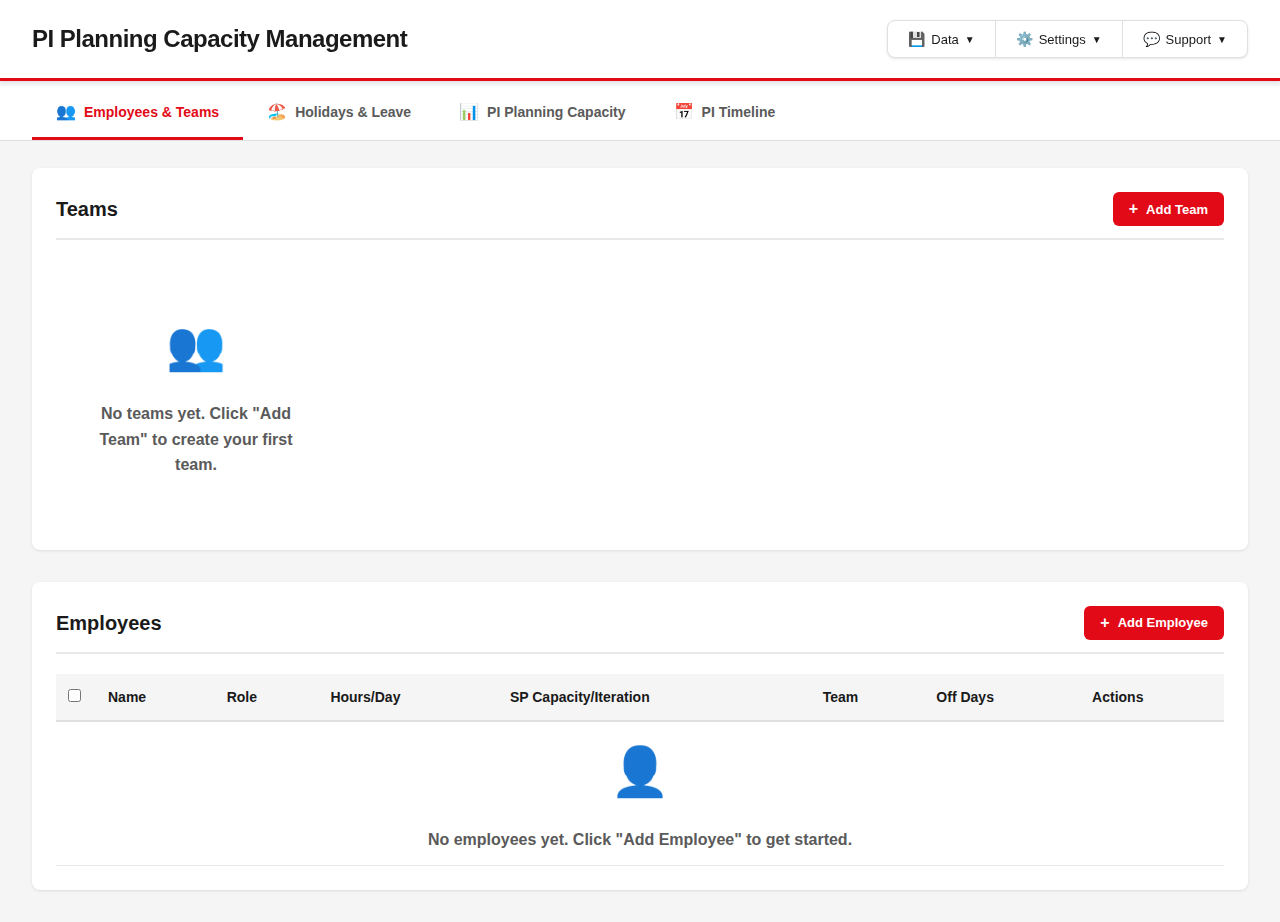
<file: index.html>
<!DOCTYPE html>
<html lang="en">
<head>
    <meta charset="UTF-8">
    <meta name="viewport" content="width=device-width, initial-scale=1.0">
    <title>PI Planning Capacity Management</title>
    <link rel="stylesheet" href="styles/styles.css">
</head>
<body>
    <!-- Header -->
    <header class="app-header">
        <div class="header-content">
            <div class="header-left">
                <h1 class="app-title">PI Planning Capacity Management</h1>
            </div>
            <div class="header-actions">
                <!-- Segmented Menu Group -->
                <div class="menu-group">
                    <!-- Data Menu -->
                    <div class="header-menu">
                        <button class="btn-segment menu-trigger" onclick="toggleMenu('data-menu', event)">
                            <span class="icon">💾</span> Data <span class="menu-arrow">▼</span>
                        </button>
                        <div class="menu-dropdown" id="data-menu">
                            <button class="menu-item" onclick="importData(); closeAllMenus()">
                                <span class="icon">📤</span> Import Plan
                            </button>
                            <button class="menu-item" onclick="exportData(); closeAllMenus()">
                                <span class="icon">📥</span> Export Plan
                            </button>
                            <div class="menu-divider"></div>
                            <button class="menu-item menu-item-danger" onclick="clearAllData(); closeAllMenus()">
                                <span class="icon">🗑️</span> Clear All Data
                            </button>
                        </div>
                    </div>
                    
                    <!-- Settings Menu -->
                    <div class="header-menu">
                        <button class="btn-segment menu-trigger" onclick="toggleMenu('settings-menu', event)">
                            <span class="icon">⚙️</span> Settings <span class="menu-arrow">▼</span>
                        </button>
                        <div class="menu-dropdown menu-dropdown-wide" id="settings-menu">
                            <div class="theme-settings-container">
                                <div class="theme-settings-section">
                                    <div class="menu-section-title">Appearance Mode</div>
                                    <div class="theme-option-group">
                                        <button class="menu-item theme-option" data-theme-mode="light" onclick="toggleThemeMode('light')">
                                            <span class="icon">☀️</span> Light
                                        </button>
                                        <button class="menu-item theme-option" data-theme-mode="dark" onclick="toggleThemeMode('dark')">
                                            <span class="icon">🌙</span> Dark
                                        </button>
                                        <button class="menu-item theme-option" data-theme-mode="auto" onclick="toggleThemeMode('auto')">
                                            <span class="icon">🔄</span> Auto
                                        </button>
                                    </div>
                                </div>
                                <div class="menu-divider"></div>
                                <div class="theme-settings-section">
                                    <div class="menu-section-title">Color Theme</div>
                                    <div class="theme-option-group">
                                        <button class="menu-item theme-option" data-theme-color="default" onclick="toggleThemeColor('default')">
                                            <span class="icon">🔴</span> Default
                                        </button>
                                        <button class="menu-item theme-option" data-theme-color="ocean" onclick="toggleThemeColor('ocean')">
                                            <span class="icon">🌊</span> Ocean Blue
                                        </button>
                                        <button class="menu-item theme-option" data-theme-color="lavender" onclick="toggleThemeColor('lavender')">
                                            <span class="icon">💜</span> Lavender
                                        </button>
                                        <button class="menu-item theme-option" data-theme-color="mint" onclick="toggleThemeColor('mint')">
                                            <span class="icon">🌿</span> Mint Green
                                        </button>
                                        <button class="menu-item theme-option" data-theme-color="peach" onclick="toggleThemeColor('peach')">
                                            <span class="icon">🍑</span> Peach
                                        </button>
                                        <button class="menu-item theme-option" data-theme-color="sunset" onclick="toggleThemeColor('sunset')">
                                            <span class="icon">🌅</span> Sunset
                                        </button>
                                    </div>
                                </div>
                            </div>
                        </div>
                    </div>
                    
                    <!-- Support Menu -->
                    <div class="header-menu">
                        <button class="btn-segment menu-trigger" onclick="toggleMenu('support-menu', event)">
                            <span class="icon">💬</span> Support <span class="menu-arrow">▼</span>
                        </button>
                        <div class="menu-dropdown" id="support-menu">
                            <button class="menu-item" onclick="window.open('documentation.html', '_blank'); closeAllMenus()">
                                <span class="icon">📚</span> Docs
                        </button>
                        <div class="menu-divider"></div>
                        <button class="menu-item" onclick="window.open('https://github.com/degercanibek/pi-planning-capacity-manager/issues/new?labels=enhancement&template=feature_request.md', '_blank'); closeAllMenus()">
                            <span class="icon">💡</span> Feature Request
                        </button>
                        <button class="menu-item" onclick="window.open('https://github.com/degercanibek/pi-planning-capacity-manager/issues/new?labels=bug&template=bug_report.md', '_blank'); closeAllMenus()">
                            <span class="icon">🐛</span> Bug Report
                        </button>
                    </div>
                </div>
            </div>
        </div>
    </div>
    </header>

    <!-- Tab Navigation -->
    <nav class="tab-navigation">
        <button class="tab-btn active" onclick="switchTab('roster')" data-tab="roster">
            <span class="icon">👥</span> Employees & Teams
        </button>
        <button class="tab-btn" onclick="switchTab('holidays')" data-tab="holidays">
            <span class="icon">🏖️</span> Holidays & Leave
        </button>
        <button class="tab-btn" onclick="switchTab('capacity')" data-tab="capacity">
            <span class="icon">📊</span> PI Planning Capacity
        </button>
        <button class="tab-btn" onclick="switchTab('timeline')" data-tab="timeline">
            <span class="icon">📅</span> PI Timeline
        </button>
    </nav>

    <!-- Main Content -->
    <main class="main-content">
        <!-- Tab 1: Employees & Teams -->
        <div id="tab-roster" class="tab-content active">
            <div class="roster-container">
                <!-- Teams Section -->
                <section class="roster-section">
                    <div class="section-header">
                        <h2>Teams</h2>
                        <div class="section-header-actions">
                            <button class="btn btn-primary btn-sm" onclick="openAddTeamModal()">
                                <span class="icon">+</span> Add Team
                            </button>
                        </div>
                    </div>
                    <div id="teams-container" class="teams-grid">
                        <!-- Dynamic content -->
                    </div>
                </section>

                <!-- Employees Section -->
                <section class="roster-section">
                    <div class="section-header">
                        <h2>Employees</h2>
                        <div class="section-header-actions">
                            <button class="btn btn-primary btn-sm" onclick="openAddEmployeeModal()">
                                <span class="icon">+</span> Add Employee
                            </button>
                            <button id="bulk-delete-btn" class="btn btn-danger btn-sm" onclick="deleteSelectedEmployees()" style="display: none;">
                                <span class="icon">🗑️</span> Delete Selected (<span id="selected-count">0</span>)
                            </button>
                        </div>
                    </div>
                    <div class="table-container">
                        <table id="employees-table" class="data-table">
                            <thead>
                                <tr>
                                    <th style="width: 40px;">
                                        <input type="checkbox" id="select-all-employees" onchange="toggleAllEmployees(this.checked)">
                                    </th>
                                    <th>Name</th>
                                    <th>Role</th>
                                    <th>Hours/Day</th>
                                    <th>SP Capacity/Iteration</th>
                                    <th>Team</th>
                                    <th>Off Days</th>
                                    <th>Actions</th>
                                </tr>
                            </thead>
                            <tbody id="employees-tbody">
                                <!-- Dynamic content -->
                            </tbody>
                        </table>
                    </div>
                </section>
            </div>
        </div>

        <!-- Tab 2: PI Planning Capacity -->
        <div id="tab-capacity" class="tab-content">
            <div class="capacity-container">
                <!-- PI Configuration -->
                <section class="config-section">
                    <h2>PI Configuration</h2>
                    <div class="config-grid">
                        <div class="form-group">
                            <label for="pi-name">PI Name</label>
                            <input type="text" id="pi-name" name="pi-name" placeholder="e.g., PI 2025-Q1" onchange="handlePIConfigChange()">
                        </div>
                        <div class="form-group">
                            <label for="pi-start-date">Start Date</label>
                            <input type="date" id="pi-start-date" name="pi-start-date" onchange="handlePIStartDateChange()">
                        </div>
                        <div class="form-group">
                            <label for="iteration-duration">Iteration Duration (weeks)</label>
                            <input type="number" id="iteration-duration" name="iteration-duration" value="2" min="1" max="4" onchange="handlePIConfigChange()">
                        </div>
                        <div class="form-group">
                            <label for="iteration-count"># of Iterations</label>
                            <input type="number" id="iteration-count" name="iteration-count" value="6" min="1" max="20" onchange="handleIterationCountChange()">
                        </div>
                        <div class="form-group">
                            <label for="pi-end-date">End Date <span style="color: var(--thy-gray); font-size: 11px;">(auto)</span></label>
                            <input type="date" id="pi-end-date" name="pi-end-date" onchange="handlePIEndDateChange()">
                        </div>
                    </div>
                </section>

                <!-- Capacity Summary -->
                <section class="summary-section">
                    <h2>Capacity Summary</h2>
                    <div id="capacity-summary" class="summary-grid">
                        <!-- Dynamic content -->
                    </div>
                </section>

                <!-- Team Capacity Details -->
                <section class="team-capacity-section">
                    <h2>Team Capacity Details</h2>
                    <div id="team-capacity-details" class="capacity-details-grid">
                        <!-- Dynamic content -->
                    </div>
                </section>
            </div>
        </div>

        <!-- Tab 3: Holidays & Leave Management -->
        <div id="tab-holidays" class="tab-content">
            <div class="holidays-container">
                <section class="holidays-section">
                    <div class="section-header">
                        <h2>Holidays & Leave Management</h2>
                        <button class="btn btn-primary btn-sm" onclick="openAddHolidayModal()">
                            <span class="icon">+</span> Add Holiday/Leave
                        </button>
                    </div>
                    <div id="holidays-list" class="holidays-list">
                        <!-- Dynamic content -->
                    </div>
                </section>
            </div>
        </div>

        <!-- Tab 4: PI Timeline -->
        <div id="tab-timeline" class="tab-content">
            <div class="timeline-container">
                <section class="gantt-section">
                    <div class="section-header">
                        <h2>PI Timeline</h2>
                        <div class="team-filter-container">
                            <label for="team-filter-select">Filter by Team:</label>
                            <div class="team-filter-select-wrapper">
                                <select id="team-filter-select" multiple size="1">
                                    <!-- Dynamic content -->
                                </select>
                                <div id="team-filter-display" class="team-filter-display" onclick="toggleTeamFilterDropdown()">
                                    <span id="team-filter-text">All Teams</span>
                                    <span class="dropdown-arrow">▼</span>
                                </div>
                                <div id="team-filter-dropdown" class="team-filter-dropdown">
                                    <div class="team-filter-option" onclick="selectAllTeams(event)">
                                        <input type="checkbox" id="select-all-teams">
                                        <label for="select-all-teams">Select All</label>
                                    </div>
                                    <div class="team-filter-divider"></div>
                                    <div id="team-filter-options">
                                        <!-- Dynamic content -->
                                    </div>
                                </div>
                            </div>
                        </div>
                    </div>
                    <div id="gantt-chart" class="gantt-chart">
                        <!-- Dynamic content -->
                    </div>
                </section>
            </div>
        </div>
    </main>

    <!-- Modal: Add/Edit Employee -->
    <div id="employee-modal" class="modal">
        <div class="modal-content">
            <div class="modal-header">
                <h2 id="employee-modal-title">Add Employee</h2>
                <button class="modal-close" onclick="closeEmployeeModal()">&times;</button>
            </div>
            <form id="employee-form" onsubmit="saveEmployee(event)">
                <input type="hidden" id="employee-id" name="employee-id">
                <div class="form-group">
                    <label for="employee-name">Full Name *</label>
                    <input type="text" id="employee-name" name="employee-name" required>
                </div>
                <div class="form-group">
                    <label for="employee-role">Role *</label>
                    <select id="employee-role" name="employee-role" required>
                        <option value="">Select Role</option>
                        <option value="Product Owner">Product Owner</option>
                        <option value="Product Analyst">Product Analyst</option>
                        <option value="Product Manager">Product Manager</option>
                        <option value="Backend Developer">Backend Developer</option>
                        <option value="Frontend Developer">Frontend Developer</option>
                        <option value="QA Engineer">QA Engineer</option>
                        <option value="Product Designer">Product Designer</option>
                        <option value="Agile Master">Agile Master</option>
                    </select>
                </div>
                <div class="form-group">
                    <label for="employee-hours">Available Hours per Day *</label>
                    <input type="number" id="employee-hours" name="employee-hours" step="0.5" min="0" max="8" value="8" required>
                </div>
                <div class="form-group">
                    <label for="employee-sp-capacity">Story Points Capacity per Iteration *</label>
                    <input type="number" id="employee-sp-capacity" name="employee-sp-capacity" min="0" value="20" required>
                </div>
                <div class="form-group">
                    <label for="employee-team-select">Add to Team (Optional)</label>
                    <div class="add-member-row">
                        <select id="employee-team-select" name="employee-team-select" class="member-select">
                            <option value="">Select team...</option>
                        </select>
                        <button type="button" class="btn btn-primary btn-sm" onclick="addEmployeeToTeam()">Add</button>
                    </div>
                </div>
                <div class="form-group">
                    <label for="employee-teams-list">Current Teams</label>
                    <div id="employee-teams-list" class="selected-members-list">
                        <!-- Dynamic content -->
                    </div>
                </div>
                <div class="modal-actions">
                    <button type="submit" class="btn btn-primary">Save</button>
                    <button type="button" class="btn btn-secondary" onclick="closeEmployeeModal()">Cancel</button>
                </div>
            </form>
        </div>
    </div>

    <!-- Modal: Add/Edit Team -->
    <div id="team-modal" class="modal">
        <div class="modal-content">
            <div class="modal-header">
                <h2 id="team-modal-title">Add Team</h2>
                <button class="modal-close" onclick="closeTeamModal()">&times;</button>
            </div>
            <form id="team-form" onsubmit="saveTeam(event)">
                <input type="hidden" id="team-id">
                <div class="form-group">
                    <label for="team-name">Team Name *</label>
                    <input type="text" id="team-name" name="team-name" required>
                </div>
                <div class="form-group">
                    <label for="team-description">Description</label>
                    <textarea id="team-description" name="team-description" rows="3"></textarea>
                </div>
                <div class="form-group">
                    <label for="add-team-member-select">Add Team Members</label>
                    <div class="add-member-row">
                        <select id="add-team-member-select" name="add-team-member-select" class="member-select">
                            <option value="">Select employee to add...</option>
                        </select>
                        <button type="button" class="btn btn-primary btn-sm" onclick="addTeamMemberFromSelect()">Add</button>
                    </div>
                </div>
                <div class="form-group">
                    <label for="selected-members-list">Selected Members</label>
                    <div id="selected-members-list" class="selected-members-list">
                        <!-- Dynamic content -->
                    </div>
                </div>
                <div class="modal-actions">
                    <button type="submit" class="btn btn-primary">Save</button>
                    <button type="button" class="btn btn-secondary" onclick="closeTeamModal()">Cancel</button>
                </div>
            </form>
        </div>
    </div>

    <!-- Modal: Team Details -->
    <div id="team-details-modal" class="modal">
        <div class="modal-content modal-large">
            <div class="modal-header">
                <h2>Team Details</h2>
                <button class="modal-close" onclick="closeTeamDetailsModal()">&times;</button>
            </div>
            <div class="modal-body">
                <div id="team-details-content">
                    <!-- Dynamic content -->
                </div>
            </div>
        </div>
    </div>

    <!-- Modal: Iteration Details -->
    <div id="iteration-details-modal" class="modal">
        <div class="modal-content modal-large">
            <div class="modal-header">
                <h2 id="iteration-details-title">Iteration Details</h2>
                <button class="modal-close" onclick="closeIterationDetailsModal()">&times;</button>
            </div>
            <div class="modal-body">
                <div id="iteration-details-content">
                    <!-- Dynamic content -->
                </div>
            </div>
        </div>
    </div>

    <!-- Modal: Add Holiday/Leave -->
    <div id="holiday-modal" class="modal">
        <div class="modal-content">
            <div class="modal-header">
                <h2>Add Holiday / Leave</h2>
                <button class="modal-close" onclick="closeHolidayModal()">&times;</button>
            </div>
            <div class="holiday-info-box">
                <strong>ℹ️ Important:</strong> If you select the same date for both start and end, it will be counted as a single day off.
            </div>
            <form id="holiday-form" onsubmit="saveHoliday(event)">
                <input type="hidden" id="holiday-id" name="holiday-id">
                <div class="form-group">
                    <label for="holiday-type">Type *</label>
                    <select id="holiday-type" name="holiday-type" onchange="toggleHolidayFields()" required>
                        <option value="public">Public Holiday (All Employees)</option>
                        <option value="team">Team Holiday (Multiple Teams)</option>
                        <option value="personal">Personal Leave (Single Employee)</option>
                    </select>
                </div>
                <div class="form-group" id="holiday-teams-group" style="display: none;">
                    <label for="holiday-teams-checkboxes">Select Teams *</label>
                    <div id="holiday-teams-checkboxes" class="checkbox-group">
                        <!-- Dynamic content -->
                    </div>
                </div>
                <div class="form-group" id="holiday-employee-group" style="display: none;">
                    <label for="holiday-employee">Employee *</label>
                    <select id="holiday-employee" name="holiday-employee">
                        <option value="">Select Employee</option>
                    </select>
                </div>
                <div class="form-group">
                    <label for="holiday-name">Name/Description *</label>
                    <input type="text" id="holiday-name" name="holiday-name" placeholder="e.g., New Year's Day" required>
                </div>
                <div class="form-group">
                    <label for="holiday-start-date">Start Date *</label>
                    <input type="date" id="holiday-start-date" name="holiday-start-date" onchange="handleHolidayStartDateChange()" required>
                </div>
                <div class="form-group">
                    <label for="holiday-end-date">End Date *</label>
                    <input type="date" id="holiday-end-date" name="holiday-end-date" onchange="updateHolidayDays()" required>
                </div>
                <div class="form-group">
                    <label for="holiday-exclude-weekends">
                        <input type="checkbox" id="holiday-exclude-weekends" name="holiday-exclude-weekends" onchange="updateHolidayDays()" checked>
                        Exclude Weekends (Only count working days)
                    </label>
                </div>
                <div id="holiday-days-breakdown" class="holiday-days-breakdown" style="display: none;">
                    <label for="holiday-days-list">Day Details (Full Day / Half Day)</label>
                    <div id="holiday-days-list" class="holiday-days-list">
                        <!-- Dynamic content -->
                    </div>
                </div>
                <div class="modal-actions">
                    <button type="submit" class="btn btn-primary">Save</button>
                    <button type="button" class="btn btn-secondary" onclick="closeHolidayModal()">Cancel</button>
                </div>
            </form>
        </div>
    </div>

    <script src="scripts/script.js"></script>
</body>
</html>
</file>
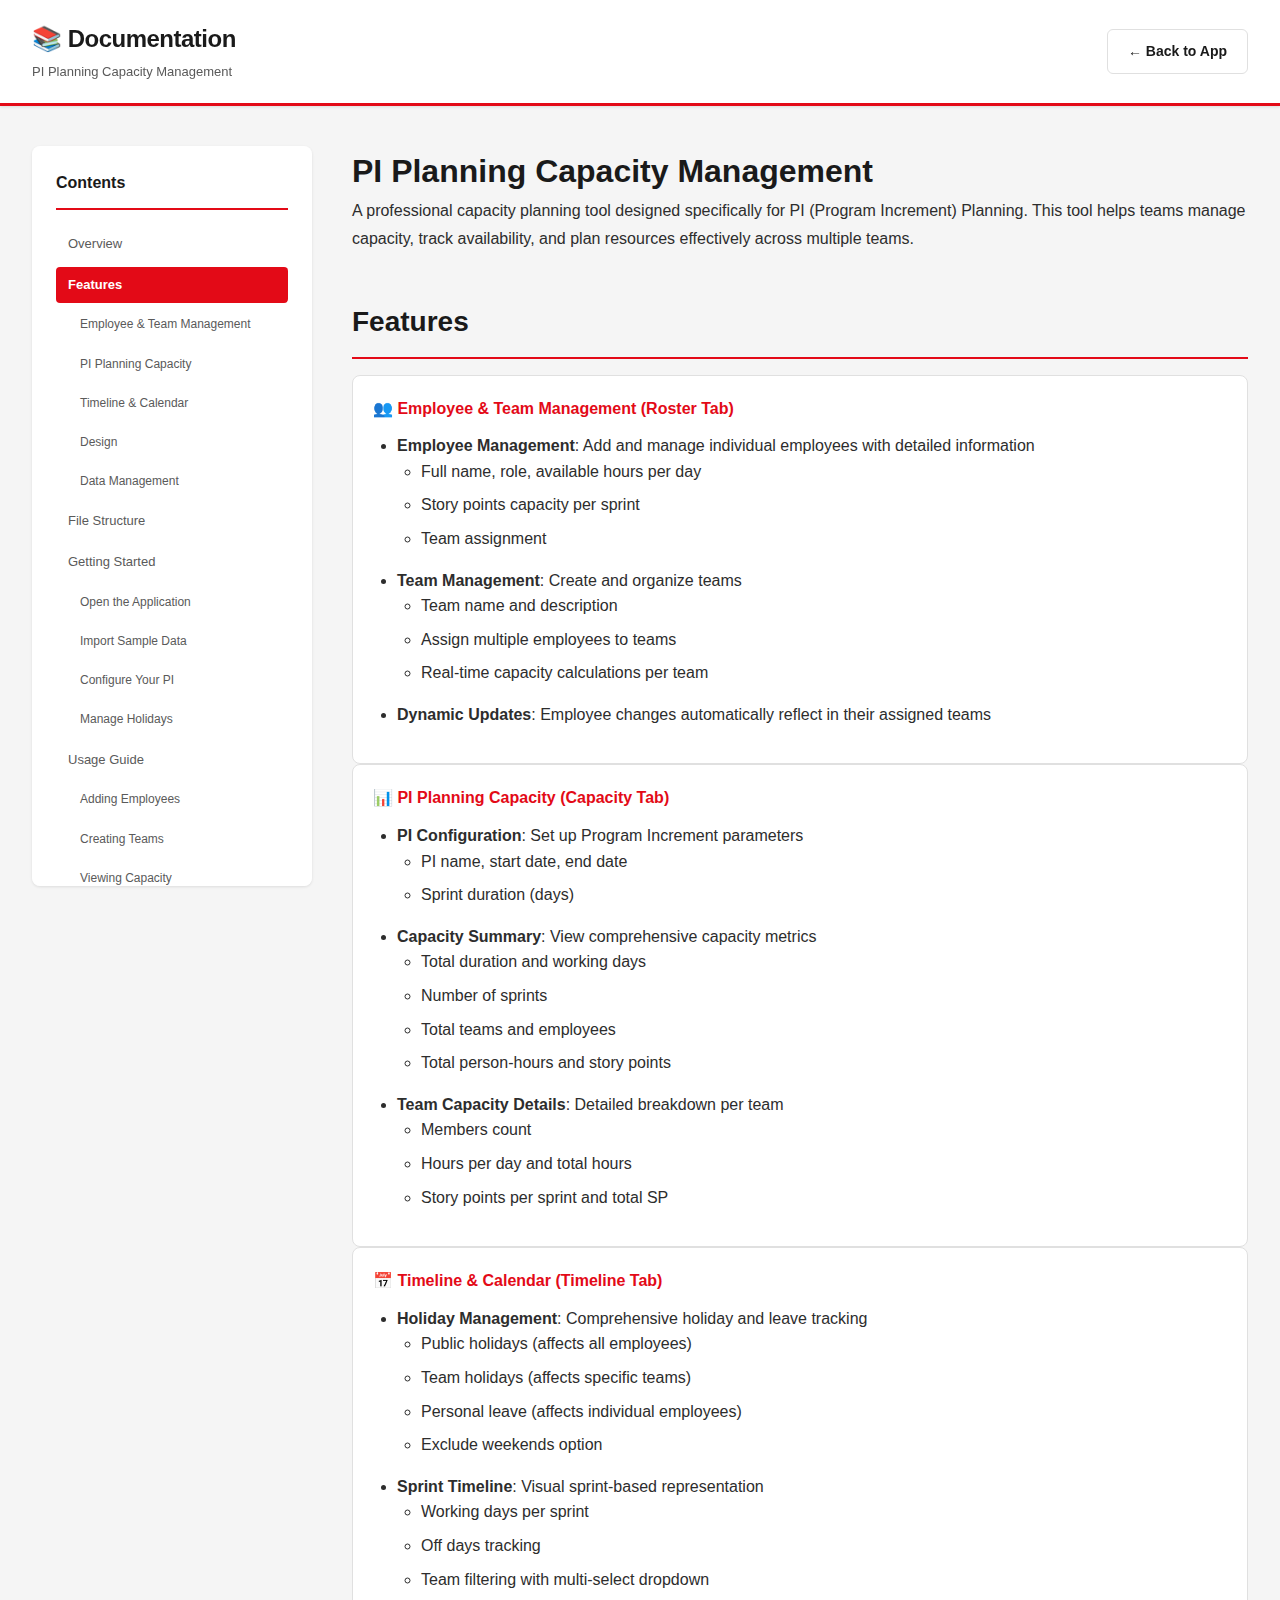
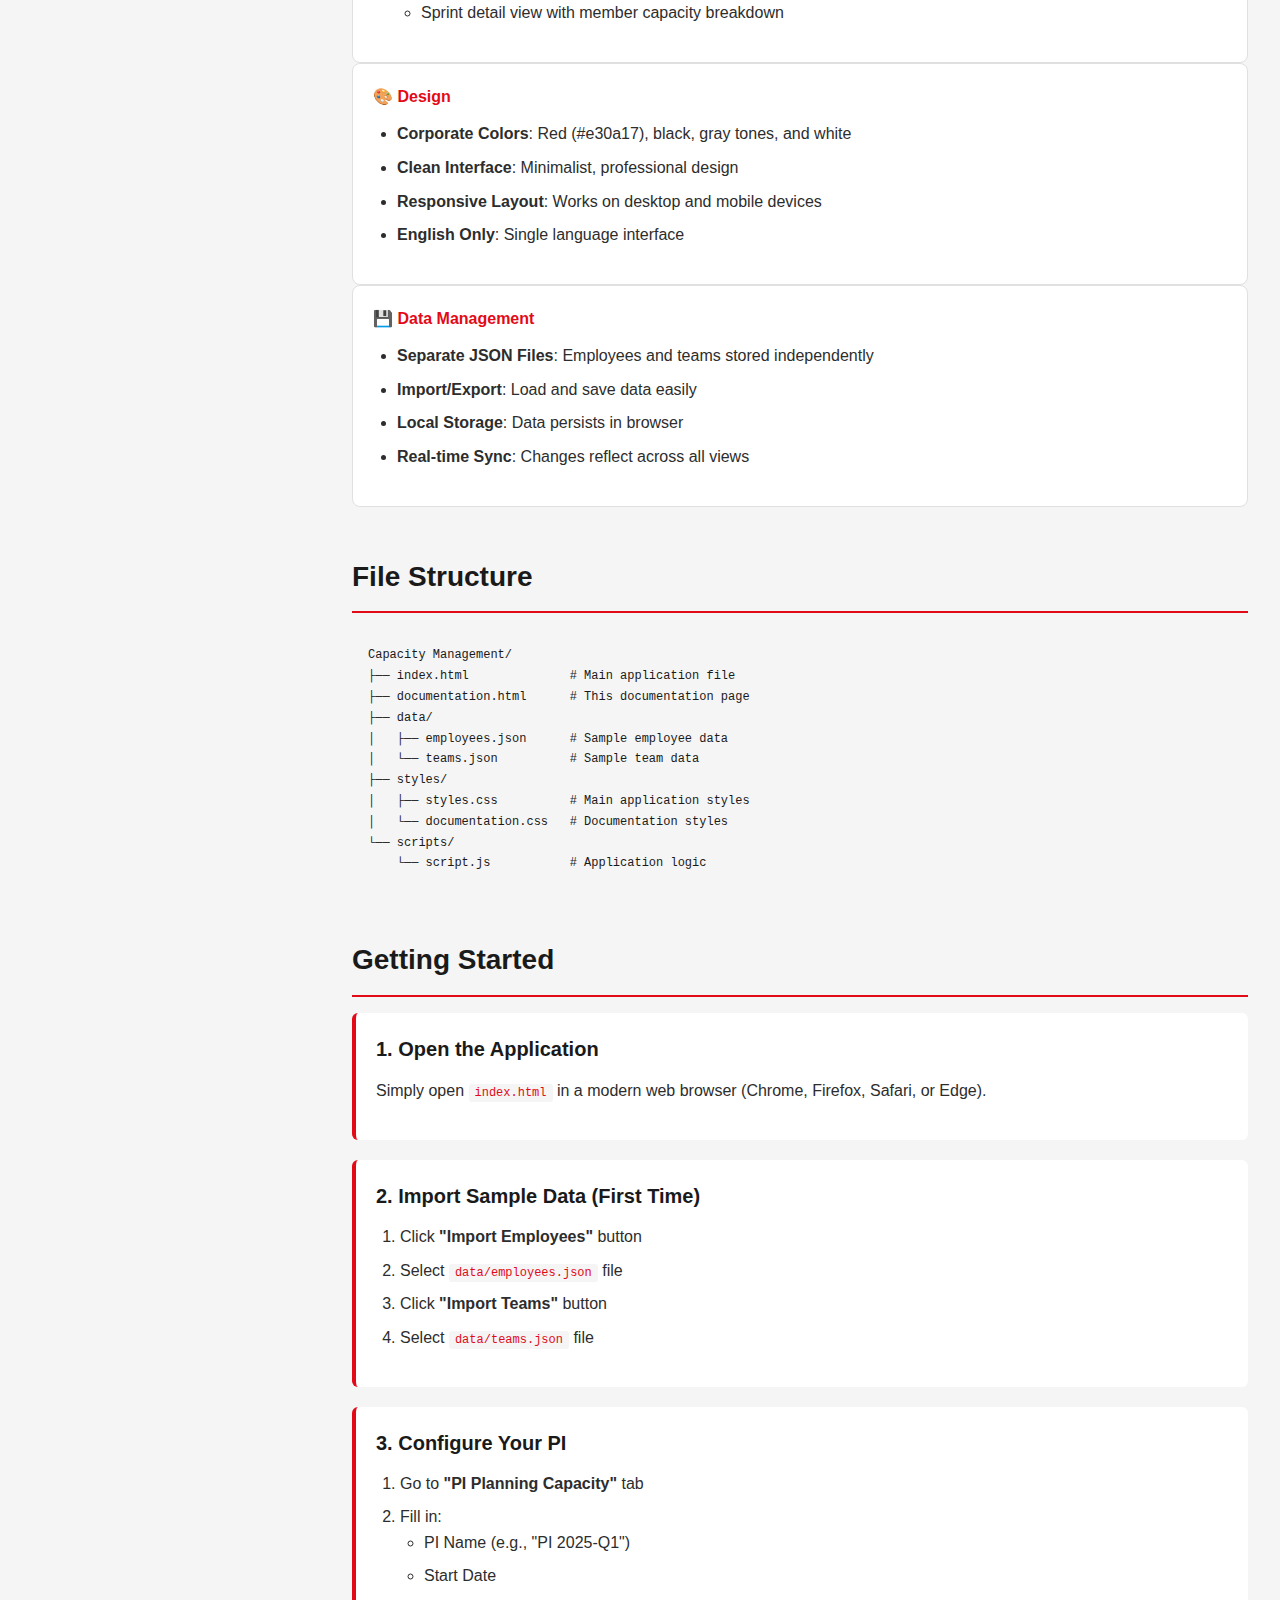
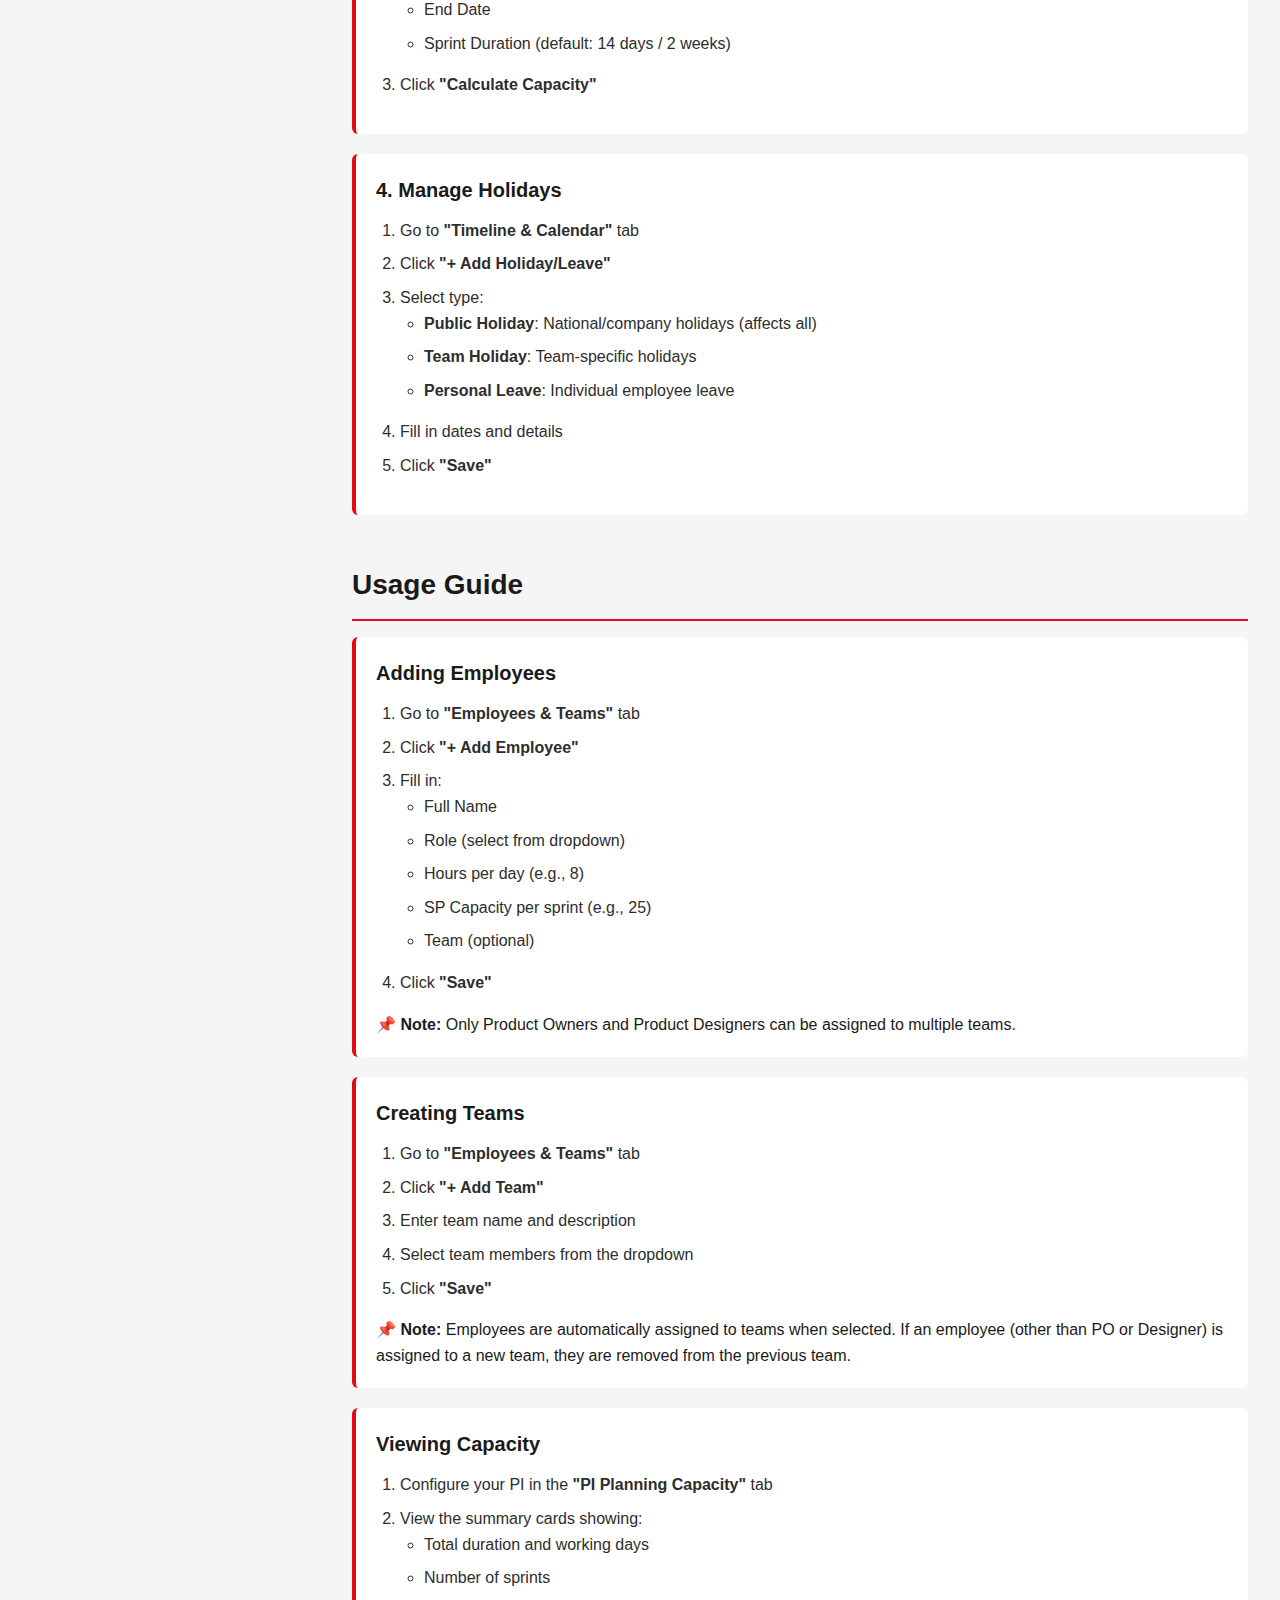
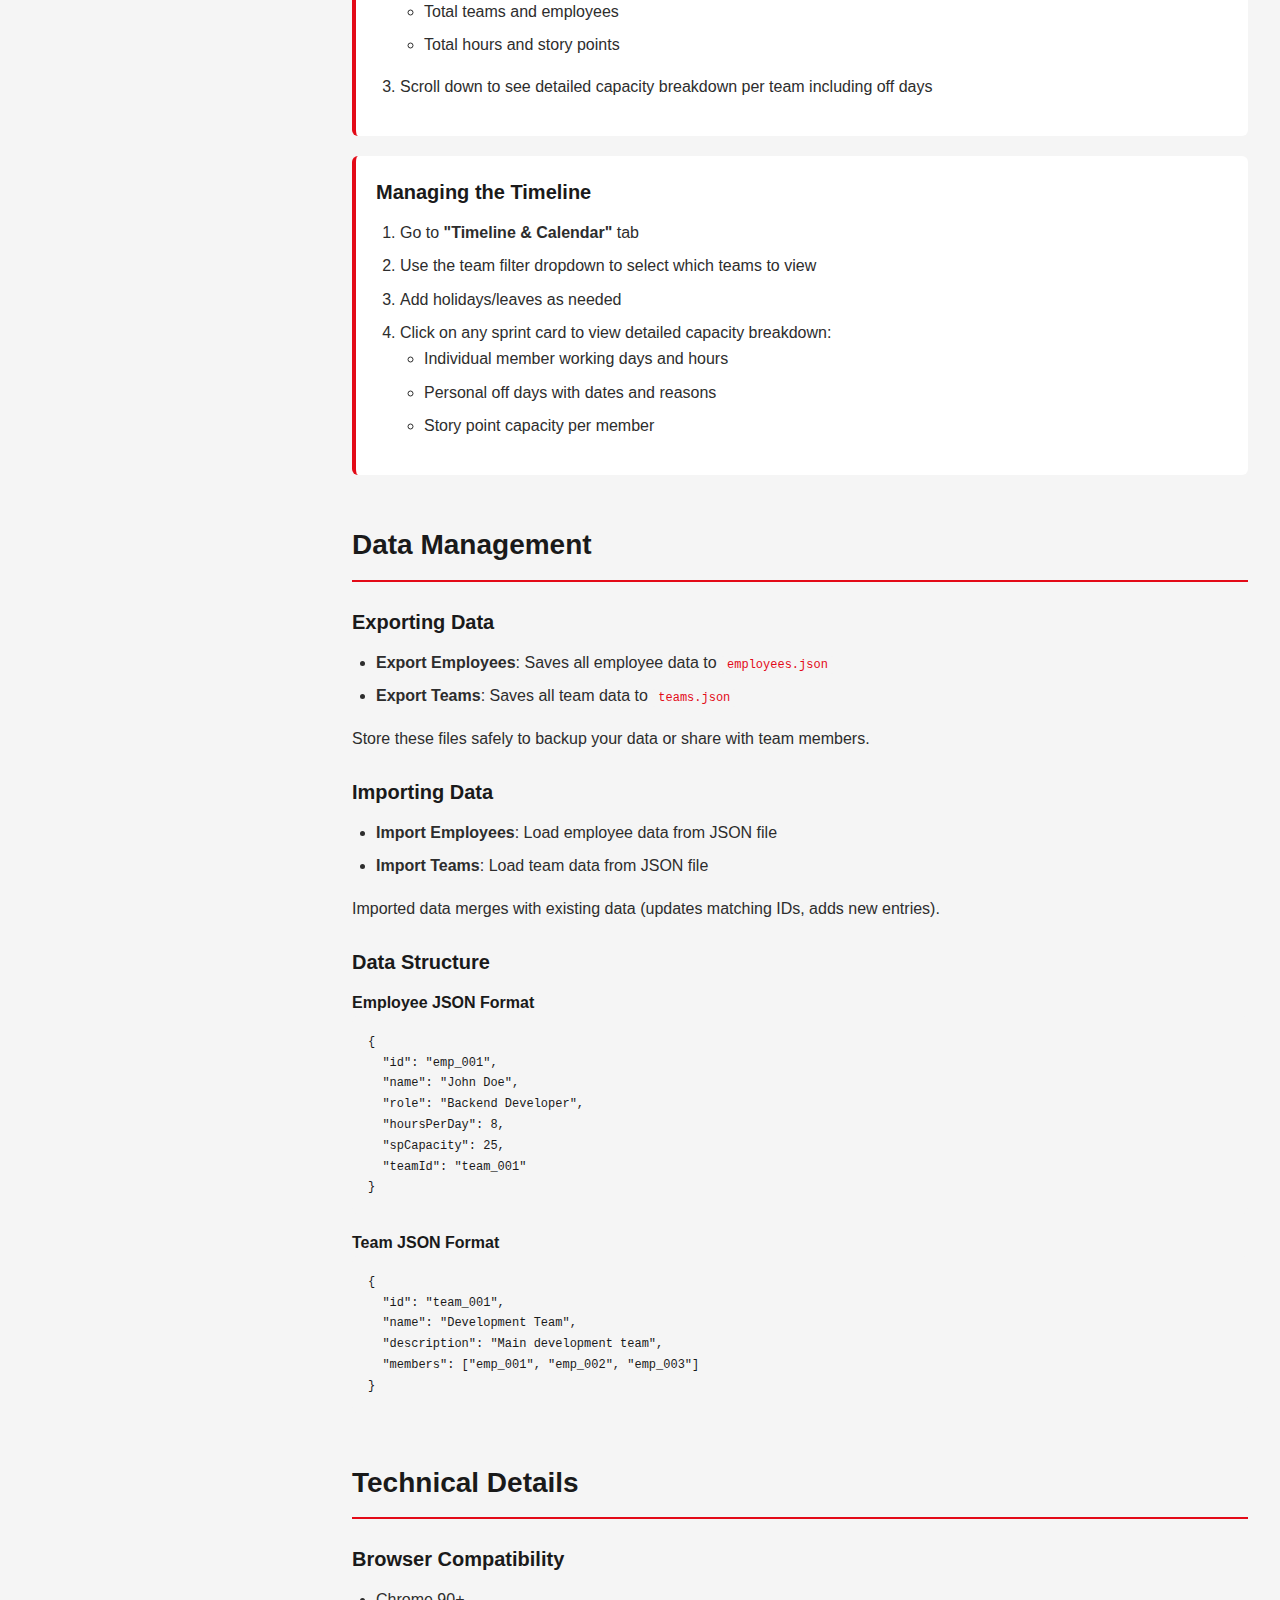
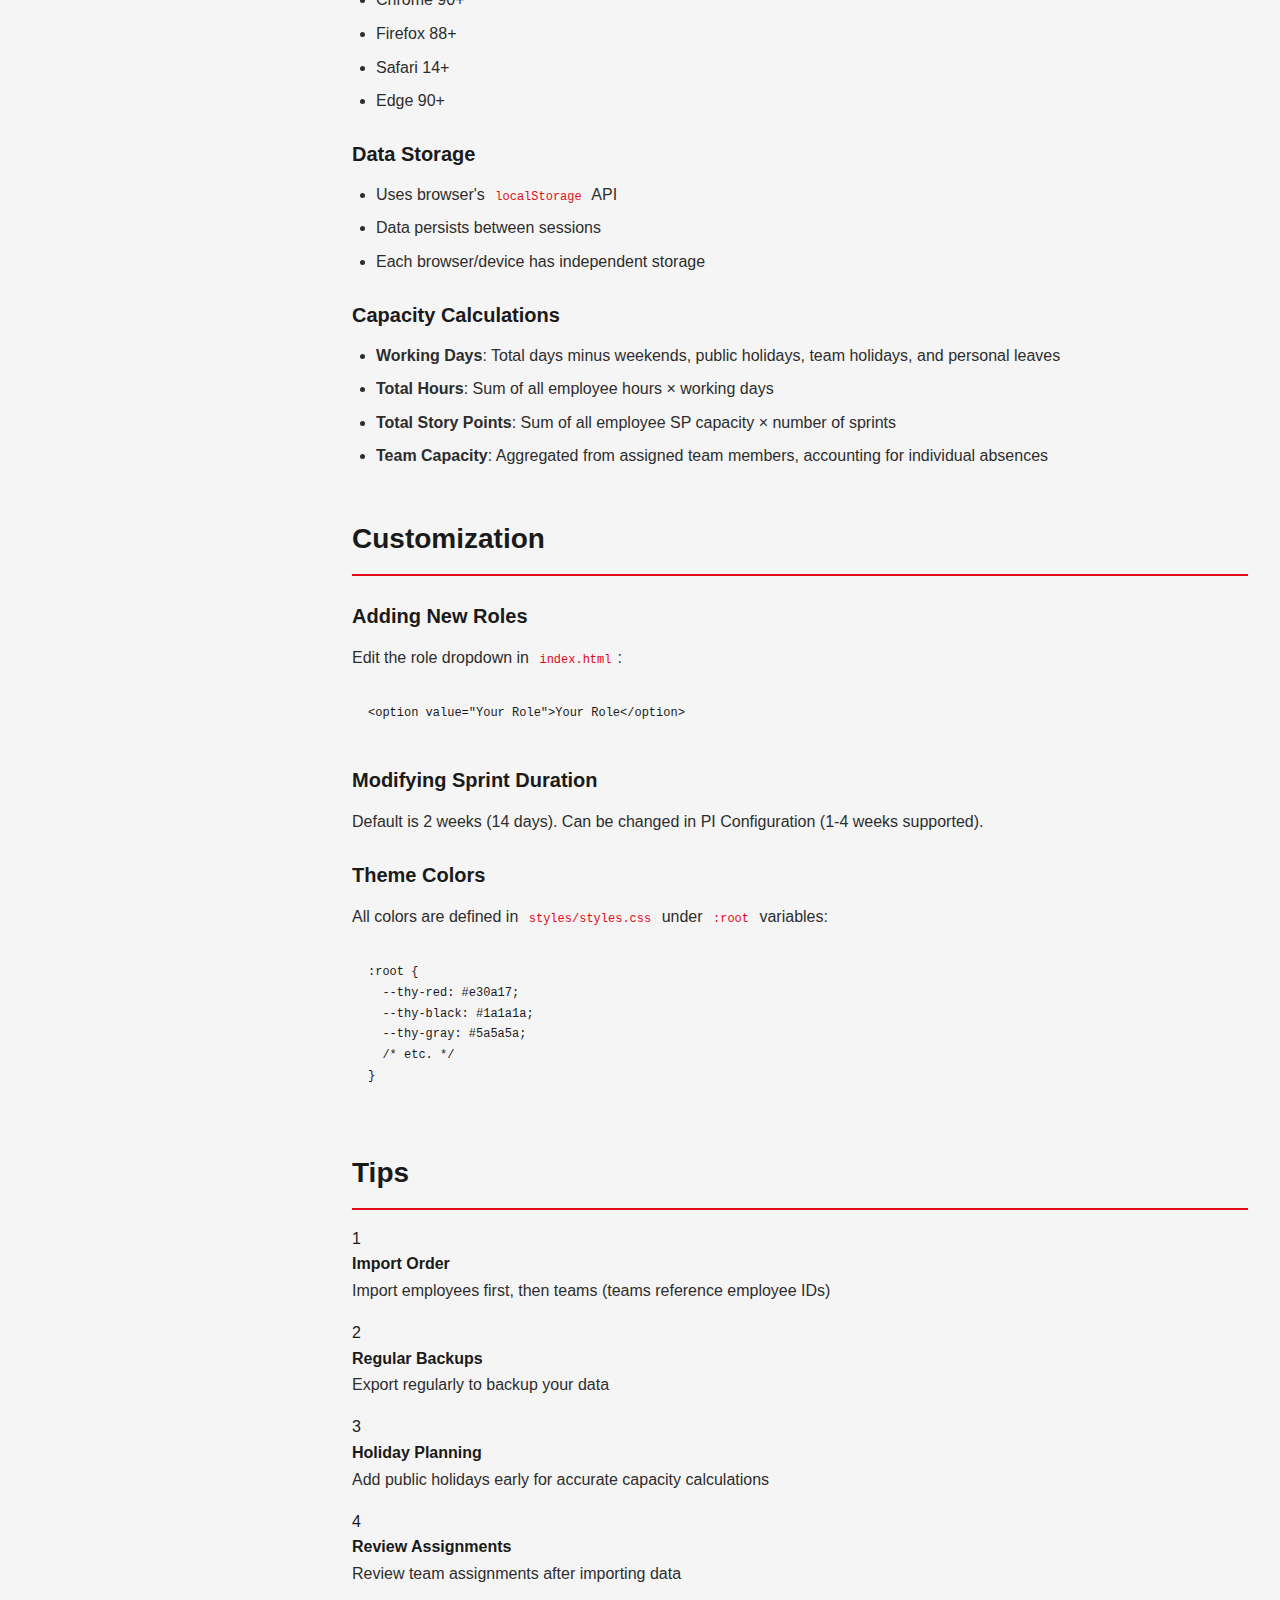
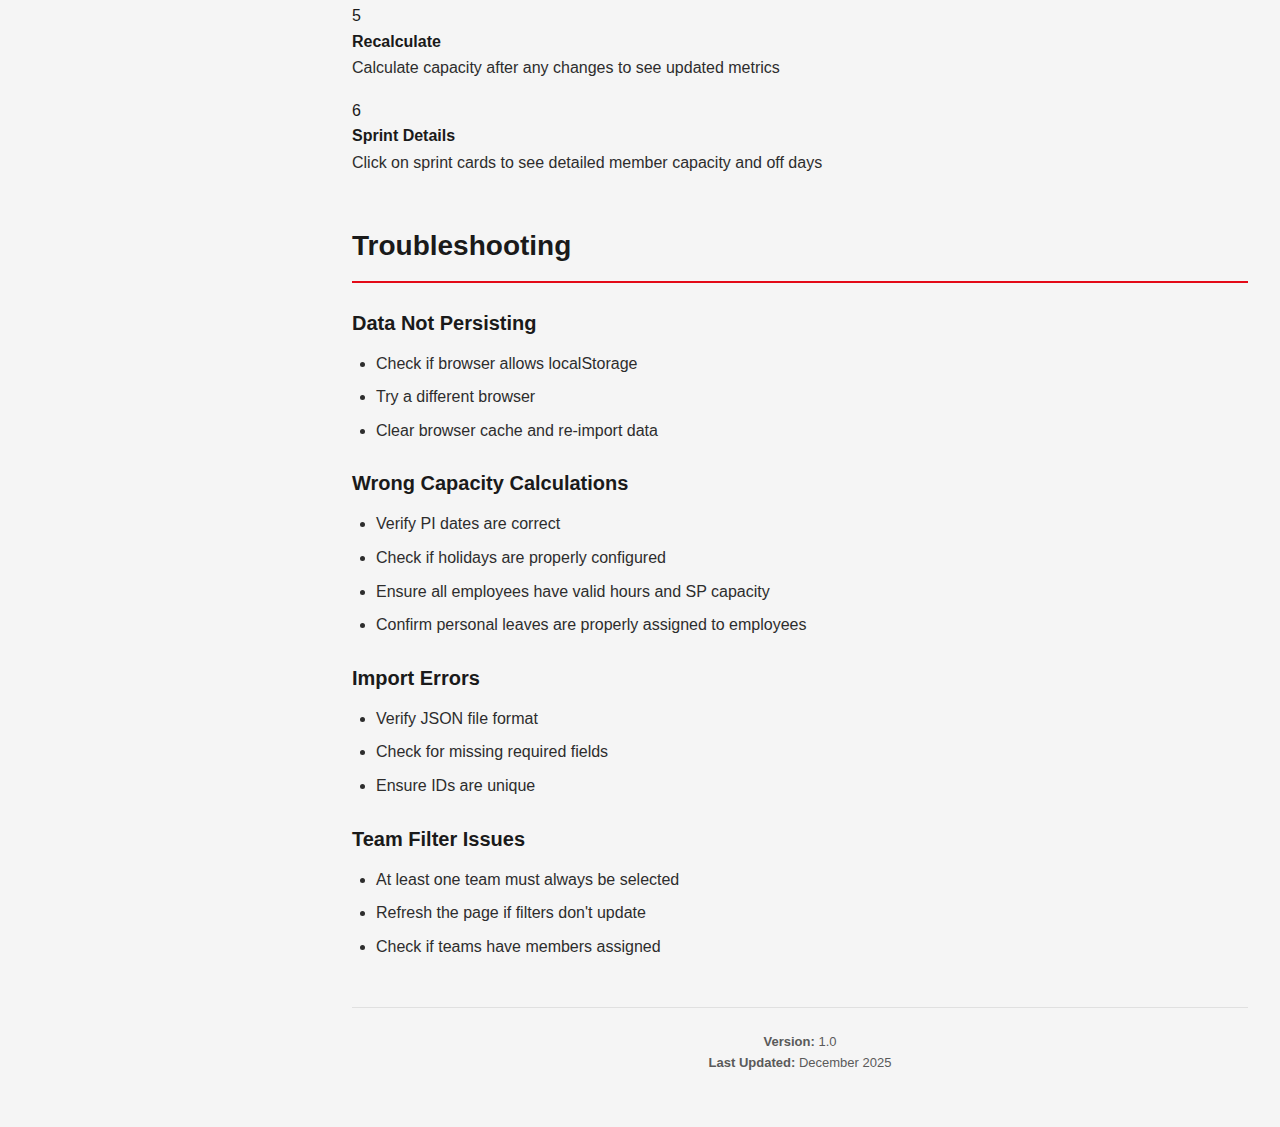
<file: documentation.html>
<!DOCTYPE html>
<html lang="en">
<head>
    <meta charset="UTF-8">
    <meta name="viewport" content="width=device-width, initial-scale=1.0">
    <title>Documentation - PI Planning Capacity Management</title>
    <link rel="stylesheet" href="styles/styles.css">
    <style>
        /* Documentation-specific overrides */
        .doc-main {
            max-width: 1400px;
            margin: 0 auto;
            padding: 40px 32px;
        }
    </style>
</head>
<body>
    <header class="app-header">
        <div class="header-content">
            <div class="header-left">
                <h1 class="app-title">📚 Documentation</h1>
                <p class="header-subtitle">PI Planning Capacity Management</p>
            </div>
            <div class="header-actions">
                <a href="index.html" class="btn btn-secondary btn-compact">← Back to App</a>
            </div>
        </div>
    </header>

    <div class="doc-container">
        <!-- Table of Contents (Fixed Sidebar) -->
        <aside class="doc-toc">
            <div class="toc-header">Contents</div>
            <nav class="toc-nav">
                <a href="#overview" class="toc-link">Overview</a>
                <a href="#features" class="toc-link">Features</a>
                <a href="#features-employee" class="toc-link sub">Employee & Team Management</a>
                <a href="#features-capacity" class="toc-link sub">PI Planning Capacity</a>
                <a href="#features-timeline" class="toc-link sub">Timeline & Calendar</a>
                <a href="#features-design" class="toc-link sub">Design</a>
                <a href="#features-data" class="toc-link sub">Data Management</a>
                <a href="#file-structure" class="toc-link">File Structure</a>
                <a href="#getting-started" class="toc-link">Getting Started</a>
                <a href="#getting-started-open" class="toc-link sub">Open the Application</a>
                <a href="#getting-started-import" class="toc-link sub">Import Sample Data</a>
                <a href="#getting-started-configure" class="toc-link sub">Configure Your PI</a>
                <a href="#getting-started-holidays" class="toc-link sub">Manage Holidays</a>
                <a href="#usage-guide" class="toc-link">Usage Guide</a>
                <a href="#usage-employees" class="toc-link sub">Adding Employees</a>
                <a href="#usage-teams" class="toc-link sub">Creating Teams</a>
                <a href="#usage-capacity" class="toc-link sub">Viewing Capacity</a>
                <a href="#usage-timeline" class="toc-link sub">Managing the Timeline</a>
                <a href="#data-management" class="toc-link">Data Management</a>
                <a href="#technical-details" class="toc-link">Technical Details</a>
                <a href="#customization" class="toc-link">Customization</a>
                <a href="#tips" class="toc-link">Tips</a>
                <a href="#troubleshooting" class="toc-link">Troubleshooting</a>
            </nav>
        </aside>

        <!-- Main Content -->
        <main class="doc-content">
            <section id="overview" class="doc-section">
                <h1>PI Planning Capacity Management</h1>
                <p class="lead">A professional capacity planning tool designed specifically for PI (Program Increment) Planning. This tool helps teams manage capacity, track availability, and plan resources effectively across multiple teams.</p>
            </section>

            <section id="features" class="doc-section">
                <h2>Features</h2>
                
                <div id="features-employee" class="feature-block">
                    <h3>👥 Employee & Team Management (Roster Tab)</h3>
                    <ul>
                        <li><strong>Employee Management</strong>: Add and manage individual employees with detailed information
                            <ul>
                                <li>Full name, role, available hours per day</li>
                                <li>Story points capacity per sprint</li>
                                <li>Team assignment</li>
                            </ul>
                        </li>
                        <li><strong>Team Management</strong>: Create and organize teams
                            <ul>
                                <li>Team name and description</li>
                                <li>Assign multiple employees to teams</li>
                                <li>Real-time capacity calculations per team</li>
                            </ul>
                        </li>
                        <li><strong>Dynamic Updates</strong>: Employee changes automatically reflect in their assigned teams</li>
                    </ul>
                </div>

                <div id="features-capacity" class="feature-block">
                    <h3>📊 PI Planning Capacity (Capacity Tab)</h3>
                    <ul>
                        <li><strong>PI Configuration</strong>: Set up Program Increment parameters
                            <ul>
                                <li>PI name, start date, end date</li>
                                <li>Sprint duration (days)</li>
                            </ul>
                        </li>
                        <li><strong>Capacity Summary</strong>: View comprehensive capacity metrics
                            <ul>
                                <li>Total duration and working days</li>
                                <li>Number of sprints</li>
                                <li>Total teams and employees</li>
                                <li>Total person-hours and story points</li>
                            </ul>
                        </li>
                        <li><strong>Team Capacity Details</strong>: Detailed breakdown per team
                            <ul>
                                <li>Members count</li>
                                <li>Hours per day and total hours</li>
                                <li>Story points per sprint and total SP</li>
                            </ul>
                        </li>
                    </ul>
                </div>

                <div id="features-timeline" class="feature-block">
                    <h3>📅 Timeline & Calendar (Timeline Tab)</h3>
                    <ul>
                        <li><strong>Holiday Management</strong>: Comprehensive holiday and leave tracking
                            <ul>
                                <li>Public holidays (affects all employees)</li>
                                <li>Team holidays (affects specific teams)</li>
                                <li>Personal leave (affects individual employees)</li>
                                <li>Exclude weekends option</li>
                            </ul>
                        </li>
                        <li><strong>Sprint Timeline</strong>: Visual sprint-based representation
                            <ul>
                                <li>Working days per sprint</li>
                                <li>Off days tracking</li>
                                <li>Team filtering with multi-select dropdown</li>
                                <li>Sprint detail view with member capacity breakdown</li>
                            </ul>
                        </li>
                    </ul>
                </div>

                <div id="features-design" class="feature-block">
                    <h3>🎨 Design</h3>
                    <ul>
                        <li><strong>Corporate Colors</strong>: Red (#e30a17), black, gray tones, and white</li>
                        <li><strong>Clean Interface</strong>: Minimalist, professional design</li>
                        <li><strong>Responsive Layout</strong>: Works on desktop and mobile devices</li>
                        <li><strong>English Only</strong>: Single language interface</li>
                    </ul>
                </div>

                <div id="features-data" class="feature-block">
                    <h3>💾 Data Management</h3>
                    <ul>
                        <li><strong>Separate JSON Files</strong>: Employees and teams stored independently</li>
                        <li><strong>Import/Export</strong>: Load and save data easily</li>
                        <li><strong>Local Storage</strong>: Data persists in browser</li>
                        <li><strong>Real-time Sync</strong>: Changes reflect across all views</li>
                    </ul>
                </div>
            </section>

            <section id="file-structure" class="doc-section">
                <h2>File Structure</h2>
                <div class="code-block">
                    <pre><code>Capacity Management/
├── index.html              # Main application file
├── documentation.html      # This documentation page
├── data/
│   ├── employees.json      # Sample employee data
│   └── teams.json          # Sample team data
├── styles/
│   ├── styles.css          # Main application styles
│   └── documentation.css   # Documentation styles
└── scripts/
    └── script.js           # Application logic</code></pre>
                </div>
            </section>

            <section id="getting-started" class="doc-section">
                <h2>Getting Started</h2>
                
                <div id="getting-started-open" class="step-block">
                    <h3>1. Open the Application</h3>
                    <p>Simply open <code>index.html</code> in a modern web browser (Chrome, Firefox, Safari, or Edge).</p>
                </div>

                <div id="getting-started-import" class="step-block">
                    <h3>2. Import Sample Data (First Time)</h3>
                    <ol>
                        <li>Click <strong>"Import Employees"</strong> button</li>
                        <li>Select <code>data/employees.json</code> file</li>
                        <li>Click <strong>"Import Teams"</strong> button</li>
                        <li>Select <code>data/teams.json</code> file</li>
                    </ol>
                </div>

                <div id="getting-started-configure" class="step-block">
                    <h3>3. Configure Your PI</h3>
                    <ol>
                        <li>Go to <strong>"PI Planning Capacity"</strong> tab</li>
                        <li>Fill in:
                            <ul>
                                <li>PI Name (e.g., "PI 2025-Q1")</li>
                                <li>Start Date</li>
                                <li>End Date</li>
                                <li>Sprint Duration (default: 14 days / 2 weeks)</li>
                            </ul>
                        </li>
                        <li>Click <strong>"Calculate Capacity"</strong></li>
                    </ol>
                </div>

                <div id="getting-started-holidays" class="step-block">
                    <h3>4. Manage Holidays</h3>
                    <ol>
                        <li>Go to <strong>"Timeline & Calendar"</strong> tab</li>
                        <li>Click <strong>"+ Add Holiday/Leave"</strong></li>
                        <li>Select type:
                            <ul>
                                <li><strong>Public Holiday</strong>: National/company holidays (affects all)</li>
                                <li><strong>Team Holiday</strong>: Team-specific holidays</li>
                                <li><strong>Personal Leave</strong>: Individual employee leave</li>
                            </ul>
                        </li>
                        <li>Fill in dates and details</li>
                        <li>Click <strong>"Save"</strong></li>
                    </ol>
                </div>
            </section>

            <section id="usage-guide" class="doc-section">
                <h2>Usage Guide</h2>
                
                <div id="usage-employees" class="usage-block">
                    <h3>Adding Employees</h3>
                    <ol>
                        <li>Go to <strong>"Employees & Teams"</strong> tab</li>
                        <li>Click <strong>"+ Add Employee"</strong></li>
                        <li>Fill in:
                            <ul>
                                <li>Full Name</li>
                                <li>Role (select from dropdown)</li>
                                <li>Hours per day (e.g., 8)</li>
                                <li>SP Capacity per sprint (e.g., 25)</li>
                                <li>Team (optional)</li>
                            </ul>
                        </li>
                        <li>Click <strong>"Save"</strong></li>
                    </ol>
                    <div class="note-box">
                        <strong>📌 Note:</strong> Only Product Owners and Product Designers can be assigned to multiple teams.
                    </div>
                </div>

                <div id="usage-teams" class="usage-block">
                    <h3>Creating Teams</h3>
                    <ol>
                        <li>Go to <strong>"Employees & Teams"</strong> tab</li>
                        <li>Click <strong>"+ Add Team"</strong></li>
                        <li>Enter team name and description</li>
                        <li>Select team members from the dropdown</li>
                        <li>Click <strong>"Save"</strong></li>
                    </ol>
                    <div class="note-box">
                        <strong>📌 Note:</strong> Employees are automatically assigned to teams when selected. If an employee (other than PO or Designer) is assigned to a new team, they are removed from the previous team.
                    </div>
                </div>

                <div id="usage-capacity" class="usage-block">
                    <h3>Viewing Capacity</h3>
                    <ol>
                        <li>Configure your PI in the <strong>"PI Planning Capacity"</strong> tab</li>
                        <li>View the summary cards showing:
                            <ul>
                                <li>Total duration and working days</li>
                                <li>Number of sprints</li>
                                <li>Total teams and employees</li>
                                <li>Total hours and story points</li>
                            </ul>
                        </li>
                        <li>Scroll down to see detailed capacity breakdown per team including off days</li>
                    </ol>
                </div>

                <div id="usage-timeline" class="usage-block">
                    <h3>Managing the Timeline</h3>
                    <ol>
                        <li>Go to <strong>"Timeline & Calendar"</strong> tab</li>
                        <li>Use the team filter dropdown to select which teams to view</li>
                        <li>Add holidays/leaves as needed</li>
                        <li>Click on any sprint card to view detailed capacity breakdown:
                            <ul>
                                <li>Individual member working days and hours</li>
                                <li>Personal off days with dates and reasons</li>
                                <li>Story point capacity per member</li>
                            </ul>
                        </li>
                    </ol>
                </div>
            </section>

            <section id="data-management" class="doc-section">
                <h2>Data Management</h2>
                
                <h3>Exporting Data</h3>
                <ul>
                    <li><strong>Export Employees</strong>: Saves all employee data to <code>employees.json</code></li>
                    <li><strong>Export Teams</strong>: Saves all team data to <code>teams.json</code></li>
                </ul>
                <p>Store these files safely to backup your data or share with team members.</p>

                <h3>Importing Data</h3>
                <ul>
                    <li><strong>Import Employees</strong>: Load employee data from JSON file</li>
                    <li><strong>Import Teams</strong>: Load team data from JSON file</li>
                </ul>
                <p>Imported data merges with existing data (updates matching IDs, adds new entries).</p>

                <h3>Data Structure</h3>
                
                <h4>Employee JSON Format</h4>
                <div class="code-block">
                    <pre><code>{
  "id": "emp_001",
  "name": "John Doe",
  "role": "Backend Developer",
  "hoursPerDay": 8,
  "spCapacity": 25,
  "teamId": "team_001"
}</code></pre>
                </div>

                <h4>Team JSON Format</h4>
                <div class="code-block">
                    <pre><code>{
  "id": "team_001",
  "name": "Development Team",
  "description": "Main development team",
  "members": ["emp_001", "emp_002", "emp_003"]
}</code></pre>
                </div>
            </section>

            <section id="technical-details" class="doc-section">
                <h2>Technical Details</h2>
                
                <h3>Browser Compatibility</h3>
                <ul>
                    <li>Chrome 90+</li>
                    <li>Firefox 88+</li>
                    <li>Safari 14+</li>
                    <li>Edge 90+</li>
                </ul>

                <h3>Data Storage</h3>
                <ul>
                    <li>Uses browser's <code>localStorage</code> API</li>
                    <li>Data persists between sessions</li>
                    <li>Each browser/device has independent storage</li>
                </ul>

                <h3>Capacity Calculations</h3>
                <ul>
                    <li><strong>Working Days</strong>: Total days minus weekends, public holidays, team holidays, and personal leaves</li>
                    <li><strong>Total Hours</strong>: Sum of all employee hours × working days</li>
                    <li><strong>Total Story Points</strong>: Sum of all employee SP capacity × number of sprints</li>
                    <li><strong>Team Capacity</strong>: Aggregated from assigned team members, accounting for individual absences</li>
                </ul>
            </section>

            <section id="customization" class="doc-section">
                <h2>Customization</h2>
                
                <h3>Adding New Roles</h3>
                <p>Edit the role dropdown in <code>index.html</code>:</p>
                <div class="code-block">
                    <pre><code>&lt;option value="Your Role"&gt;Your Role&lt;/option&gt;</code></pre>
                </div>

                <h3>Modifying Sprint Duration</h3>
                <p>Default is 2 weeks (14 days). Can be changed in PI Configuration (1-4 weeks supported).</p>

                <h3>Theme Colors</h3>
                <p>All colors are defined in <code>styles/styles.css</code> under <code>:root</code> variables:</p>
                <div class="code-block">
                    <pre><code>:root {
  --thy-red: #e30a17;
  --thy-black: #1a1a1a;
  --thy-gray: #5a5a5a;
  /* etc. */
}</code></pre>
                </div>
            </section>

            <section id="tips" class="doc-section">
                <h2>Tips</h2>
                <div class="tips-grid">
                    <div class="tip-card">
                        <div class="tip-number">1</div>
                        <div class="tip-content">
                            <strong>Import Order</strong>
                            <p>Import employees first, then teams (teams reference employee IDs)</p>
                        </div>
                    </div>
                    <div class="tip-card">
                        <div class="tip-number">2</div>
                        <div class="tip-content">
                            <strong>Regular Backups</strong>
                            <p>Export regularly to backup your data</p>
                        </div>
                    </div>
                    <div class="tip-card">
                        <div class="tip-number">3</div>
                        <div class="tip-content">
                            <strong>Holiday Planning</strong>
                            <p>Add public holidays early for accurate capacity calculations</p>
                        </div>
                    </div>
                    <div class="tip-card">
                        <div class="tip-number">4</div>
                        <div class="tip-content">
                            <strong>Review Assignments</strong>
                            <p>Review team assignments after importing data</p>
                        </div>
                    </div>
                    <div class="tip-card">
                        <div class="tip-number">5</div>
                        <div class="tip-content">
                            <strong>Recalculate</strong>
                            <p>Calculate capacity after any changes to see updated metrics</p>
                        </div>
                    </div>
                    <div class="tip-card">
                        <div class="tip-number">6</div>
                        <div class="tip-content">
                            <strong>Sprint Details</strong>
                            <p>Click on sprint cards to see detailed member capacity and off days</p>
                        </div>
                    </div>
                </div>
            </section>

            <section id="troubleshooting" class="doc-section">
                <h2>Troubleshooting</h2>
                
                <div class="troubleshooting-item">
                    <h3>Data Not Persisting</h3>
                    <ul>
                        <li>Check if browser allows localStorage</li>
                        <li>Try a different browser</li>
                        <li>Clear browser cache and re-import data</li>
                    </ul>
                </div>

                <div class="troubleshooting-item">
                    <h3>Wrong Capacity Calculations</h3>
                    <ul>
                        <li>Verify PI dates are correct</li>
                        <li>Check if holidays are properly configured</li>
                        <li>Ensure all employees have valid hours and SP capacity</li>
                        <li>Confirm personal leaves are properly assigned to employees</li>
                    </ul>
                </div>

                <div class="troubleshooting-item">
                    <h3>Import Errors</h3>
                    <ul>
                        <li>Verify JSON file format</li>
                        <li>Check for missing required fields</li>
                        <li>Ensure IDs are unique</li>
                    </ul>
                </div>

                <div class="troubleshooting-item">
                    <h3>Team Filter Issues</h3>
                    <ul>
                        <li>At least one team must always be selected</li>
                        <li>Refresh the page if filters don't update</li>
                        <li>Check if teams have members assigned</li>
                    </ul>
                </div>
            </section>

            <footer class="doc-footer">
                <div class="footer-content">
                    <div class="footer-section">
                        <strong>Version:</strong> 1.0
                    </div>
                    <div class="footer-section">
                        <strong>Last Updated:</strong> December 2025
                    </div>
                </div>
            </footer>
        </main>
    </div>

    <script src="scripts/documentation.js"></script>
</body>
</html>
</file>
<file: styles/styles.css>
/* Corporate Colors - Light Theme (Default) */
:root,
[data-theme="light"] {
    --thy-red: #e30a17;
    --thy-red-dark: #b50812;
    --thy-red-light: #f04e5a;
    --thy-black: #1a1a1a;
    --thy-gray-dark: #2d2d2d;
    --thy-gray: #5a5a5a;
    --thy-gray-medium: #888888;
    --thy-gray-light: #c8c8c8;
    --thy-gray-lighter: #e8e8e8;
    --thy-gray-bg: #f5f5f5;
    --thy-white: #ffffff;
    --border-color: #e0e0e0;
    --shadow: 0 1px 3px rgba(0, 0, 0, 0.1);
    --shadow-hover: 0 2px 8px rgba(0, 0, 0, 0.15);
}

/* Dark Theme (Default) */
[data-theme="dark"] {
    --thy-red: #ff1a28;
    --thy-red-dark: #cc0010;
    --thy-red-light: #ff4d5a;
    --thy-black: #e8e8e8;
    --thy-gray-dark: #d0d0d0;
    --thy-gray: #a0a0a0;
    --thy-gray-medium: #808080;
    --thy-gray-light: #4a4a4a;
    --thy-gray-lighter: #353535;
    --thy-gray-bg: #1e1e1e;
    --thy-white: #2a2a2a;
    --border-color: #3a3a3a;
    --shadow: 0 1px 3px rgba(0, 0, 0, 0.3);
    --shadow-hover: 0 2px 8px rgba(0, 0, 0, 0.4);
}

[data-theme="dark"] body {
    background: #1a1a1a;
    color: var(--thy-black);
}

/* Ocean Blue Theme - Light */
[data-theme="ocean-light"] {
    --thy-red: #1e88e5;
    --thy-red-dark: #1565c0;
    --thy-red-light: #42a5f5;
    --thy-black: #0d47a1;
    --thy-gray-dark: #1976d2;
    --thy-gray: #5a7fa8;
    --thy-gray-medium: #7fa8c8;
    --thy-gray-light: #b3d9ff;
    --thy-gray-lighter: #e1f5fe;
    --thy-gray-bg: #f0f8ff;
    --thy-white: #ffffff;
    --border-color: #b3e5fc;
    --shadow: 0 1px 3px rgba(30, 136, 229, 0.1);
    --shadow-hover: 0 2px 8px rgba(30, 136, 229, 0.2);
}

/* Ocean Blue Theme - Dark */
[data-theme="ocean-dark"] {
    --thy-red: #42a5f5;
    --thy-red-dark: #1e88e5;
    --thy-red-light: #64b5f6;
    --thy-black: #e3f2fd;
    --thy-gray-dark: #bbdefb;
    --thy-gray: #90caf9;
    --thy-gray-medium: #64b5f6;
    --thy-gray-light: #2962ff;
    --thy-gray-lighter: #1a237e;
    --thy-gray-bg: #0d1b3e;
    --thy-white: #1a2642;
    --border-color: #1e3a5f;
    --shadow: 0 1px 3px rgba(0, 0, 0, 0.3);
    --shadow-hover: 0 2px 8px rgba(0, 0, 0, 0.4);
}

[data-theme="ocean-dark"] body {
    background: #0a1929;
}

/* Lavender Theme - Light */
[data-theme="lavender-light"] {
    --thy-red: #9575cd;
    --thy-red-dark: #7e57c2;
    --thy-red-light: #b39ddb;
    --thy-black: #4a148c;
    --thy-gray-dark: #6a1b9a;
    --thy-gray: #8e7aa8;
    --thy-gray-medium: #a89ec8;
    --thy-gray-light: #d1c4e9;
    --thy-gray-lighter: #ede7f6;
    --thy-gray-bg: #f8f5ff;
    --thy-white: #ffffff;
    --border-color: #d1c4e9;
    --shadow: 0 1px 3px rgba(149, 117, 205, 0.1);
    --shadow-hover: 0 2px 8px rgba(149, 117, 205, 0.2);
}

/* Lavender Theme - Dark */
[data-theme="lavender-dark"] {
    --thy-red: #b39ddb;
    --thy-red-dark: #9575cd;
    --thy-red-light: #ce93d8;
    --thy-black: #ede7f6;
    --thy-gray-dark: #d1c4e9;
    --thy-gray: #b39ddb;
    --thy-gray-medium: #9575cd;
    --thy-gray-light: #7e57c2;
    --thy-gray-lighter: #4a148c;
    --thy-gray-bg: #1a0f2e;
    --thy-white: #2d1b4e;
    --border-color: #3d2766;
    --shadow: 0 1px 3px rgba(0, 0, 0, 0.3);
    --shadow-hover: 0 2px 8px rgba(0, 0, 0, 0.4);
}

[data-theme="lavender-dark"] body {
    background: #12061f;
}

/* Mint Green Theme - Light */
[data-theme="mint-light"] {
    --thy-red: #26a69a;
    --thy-red-dark: #00897b;
    --thy-red-light: #4db6ac;
    --thy-black: #004d40;
    --thy-gray-dark: #00695c;
    --thy-gray: #5a8e88;
    --thy-gray-medium: #80cbc4;
    --thy-gray-light: #b2dfdb;
    --thy-gray-lighter: #e0f2f1;
    --thy-gray-bg: #f0faf9;
    --thy-white: #ffffff;
    --border-color: #b2dfdb;
    --shadow: 0 1px 3px rgba(38, 166, 154, 0.1);
    --shadow-hover: 0 2px 8px rgba(38, 166, 154, 0.2);
}

/* Mint Green Theme - Dark */
[data-theme="mint-dark"] {
    --thy-red: #4db6ac;
    --thy-red-dark: #26a69a;
    --thy-red-light: #80cbc4;
    --thy-black: #e0f2f1;
    --thy-gray-dark: #b2dfdb;
    --thy-gray: #80cbc4;
    --thy-gray-medium: #4db6ac;
    --thy-gray-light: #00897b;
    --thy-gray-lighter: #004d40;
    --thy-gray-bg: #0d1f1c;
    --thy-white: #1a2f2b;
    --border-color: #1e3f3a;
    --shadow: 0 1px 3px rgba(0, 0, 0, 0.3);
    --shadow-hover: 0 2px 8px rgba(0, 0, 0, 0.4);
}

[data-theme="mint-dark"] body {
    background: #081512;
}

/* Peach Theme - Light */
[data-theme="peach-light"] {
    --thy-red: #ff8a65;
    --thy-red-dark: #f4511e;
    --thy-red-light: #ffab91;
    --thy-black: #bf360c;
    --thy-gray-dark: #d84315;
    --thy-gray: #a87d68;
    --thy-gray-medium: #c8a898;
    --thy-gray-light: #ffccbc;
    --thy-gray-lighter: #fbe9e7;
    --thy-gray-bg: #fff8f5;
    --thy-white: #ffffff;
    --border-color: #ffccbc;
    --shadow: 0 1px 3px rgba(255, 138, 101, 0.1);
    --shadow-hover: 0 2px 8px rgba(255, 138, 101, 0.2);
}

/* Peach Theme - Dark */
[data-theme="peach-dark"] {
    --thy-red: #ffab91;
    --thy-red-dark: #ff8a65;
    --thy-red-light: #ffccbc;
    --thy-black: #fbe9e7;
    --thy-gray-dark: #ffccbc;
    --thy-gray: #ffab91;
    --thy-gray-medium: #ff8a65;
    --thy-gray-light: #f4511e;
    --thy-gray-lighter: #bf360c;
    --thy-gray-bg: #2a1510;
    --thy-white: #3d1f15;
    --border-color: #4a261a;
    --shadow: 0 1px 3px rgba(0, 0, 0, 0.3);
    --shadow-hover: 0 2px 8px rgba(0, 0, 0, 0.4);
}

[data-theme="peach-dark"] body {
    background: #1f0f08;
}

/* Sunset Theme - Light */
[data-theme="sunset-light"] {
    --thy-red: #ef5350;
    --thy-red-dark: #c62828;
    --thy-red-light: #ff8a80;
    --thy-black: #b71c1c;
    --thy-gray-dark: #d32f2f;
    --thy-gray: #a85858;
    --thy-gray-medium: #c88888;
    --thy-gray-light: #ffcdd2;
    --thy-gray-lighter: #ffebee;
    --thy-gray-bg: #fff5f5;
    --thy-white: #ffffff;
    --border-color: #ffcdd2;
    --shadow: 0 1px 3px rgba(239, 83, 80, 0.1);
    --shadow-hover: 0 2px 8px rgba(239, 83, 80, 0.2);
}

/* Sunset Theme - Dark */
[data-theme="sunset-dark"] {
    --thy-red: #ff8a80;
    --thy-red-dark: #ef5350;
    --thy-red-light: #ffcdd2;
    --thy-black: #ffebee;
    --thy-gray-dark: #ffcdd2;
    --thy-gray: #ff8a80;
    --thy-gray-medium: #ef5350;
    --thy-gray-light: #c62828;
    --thy-gray-lighter: #b71c1c;
    --thy-gray-bg: #2a1212;
    --thy-white: #3d1a1a;
    --border-color: #4a1f1f;
    --shadow: 0 1px 3px rgba(0, 0, 0, 0.3);
    --shadow-hover: 0 2px 8px rgba(0, 0, 0, 0.4);
}

[data-theme="sunset-dark"] body {
    background: #1f0a0a;
}

* {
    margin: 0;
    padding: 0;
    box-sizing: border-box;
}

body {
    font-family: -apple-system, BlinkMacSystemFont, 'Segoe UI', Roboto, 'Helvetica Neue', Arial, sans-serif;
    background: var(--thy-gray-bg);
    color: var(--thy-black);
    line-height: 1.6;
}

/* Header */
.app-header {
    background: var(--thy-white);
    border-bottom: 3px solid var(--thy-red);
    padding: 20px 0;
    box-shadow: var(--shadow);
    position: sticky;
    top: 0;
    z-index: 1000;
}

.header-content {
    max-width: 1400px;
    margin: 0 auto;
    padding: 0 32px;
    display: flex;
    justify-content: space-between;
    align-items: center;
}

.header-left {
    display: flex;
    flex-direction: column;
    gap: 4px;
}

.app-title {
    font-size: 24px;
    font-weight: 700;
    color: var(--thy-black);
    letter-spacing: -0.5px;
}

.header-subtitle {
    font-size: 13px;
    color: var(--thy-gray);
    font-weight: 500;
}

.header-actions {
    display: flex;
    gap: 12px;
    align-items: center;
}

/* Segmented Menu Group */
.menu-group {
    display: flex;
    background: var(--thy-white);
    border: 1px solid var(--border-color);
    border-radius: 8px;
    overflow: visible;
    box-shadow: var(--shadow);
}

.menu-group .header-menu {
    position: relative;
}

.menu-group .header-menu:not(:last-child) {
    border-right: 1px solid var(--border-color);
}

.menu-group .header-menu:first-child .btn-segment {
    border-top-left-radius: 7px;
    border-bottom-left-radius: 7px;
}

.menu-group .header-menu:last-child .btn-segment {
    border-top-right-radius: 7px;
    border-bottom-right-radius: 7px;
}

.btn-segment {
    background: transparent;
    border: none;
    padding: 10px 20px;
    font-size: 13px;
    font-weight: 500;
    color: var(--thy-black);
    cursor: pointer;
    transition: all 0.2s ease;
    display: flex;
    align-items: center;
    gap: 8px;
    white-space: nowrap;
}

.btn-segment:hover {
    background: color-mix(in srgb, var(--thy-red) 8%, transparent);
    color: var(--thy-red);
}

.btn-segment.active {
    background: color-mix(in srgb, var(--thy-red) 12%, transparent);
    color: var(--thy-red);
}

.btn-segment .icon {
    font-size: 14px;
}

.header-menu {
    position: relative;
}

.menu-trigger {
    display: flex;
    align-items: center;
    gap: 6px;
}

.menu-arrow {
    font-size: 10px;
    transition: transform 0.2s ease;
}

.menu-trigger.active .menu-arrow {
    transform: rotate(180deg);
}

.menu-dropdown {
    position: absolute;
    top: calc(100% + 8px);
    right: 0;
    background: var(--thy-white);
    border: 1px solid var(--border-color);
    border-radius: 8px;
    box-shadow: 0 4px 20px rgba(0, 0, 0, 0.1);
    min-width: 220px;
    padding: 8px;
    opacity: 0;
    visibility: hidden;
    pointer-events: none;
    transform: translateY(-10px);
    z-index: 1000;
    transition: opacity 0.2s ease, transform 0.2s ease, visibility 0s linear 0.2s;
}

.menu-dropdown-wide {
    min-width: 320px;
}

@keyframes menuSlideIn {
    from {
        opacity: 0;
        transform: translateY(-10px);
    }
    to {
        opacity: 1;
        transform: translateY(0);
    }
}

.menu-dropdown.show {
    opacity: 1;
    visibility: visible;
    pointer-events: auto;
    transform: translateY(0);
    transition: opacity 0.2s ease, transform 0.2s ease, visibility 0s linear 0s;
}

.menu-section-title {
    padding: 8px 12px 4px;
    font-size: 11px;
    font-weight: 600;
    color: var(--thy-gray);
    text-transform: uppercase;
    letter-spacing: 0.5px;
}

.menu-item {
    width: 100%;
    padding: 10px 12px;
    background: none;
    border: none;
    border-radius: 6px;
    cursor: pointer;
    font-size: 13px;
    font-weight: 500;
    color: var(--thy-black);
    display: flex;
    align-items: center;
    gap: 10px;
    transition: all 0.2s ease;
    text-align: left;
}

.menu-item:hover {
    background: color-mix(in srgb, var(--thy-red) 8%, transparent);
    color: var(--thy-red);
}

.menu-item-danger {
    color: var(--thy-red);
}

.menu-item-danger:hover {
    background: color-mix(in srgb, var(--thy-red) 15%, transparent);
    color: var(--thy-red-dark);
}

.menu-divider {
    height: 1px;
    background: var(--border-color);
    margin: 6px 0;
}

/* Theme Settings */
.theme-settings-container {
    display: flex;
    flex-direction: column;
    gap: 4px;
}

.theme-settings-section {
    display: flex;
    flex-direction: column;
    gap: 8px;
}

.theme-option-group {
    display: flex;
    flex-direction: column;
    gap: 4px;
}

.theme-option {
    position: relative;
    padding-right: 36px;
}

.theme-option.active::after {
    content: '✓';
    position: absolute;
    right: 12px;
    top: 50%;
    transform: translateY(-50%);
    font-weight: 700;
    color: var(--thy-red);
}

.header-actions-group {
    display: flex;
    gap: 6px;
    padding: 4px;
    background: var(--thy-gray-bg);
    border-radius: 6px;
}

.btn-link {
    padding: 8px 12px;
    color: var(--thy-gray);
    text-decoration: none;
    font-size: 13px;
    font-weight: 500;
    display: inline-flex;
    align-items: center;
    gap: 6px;
    border-radius: 4px;
    transition: all 0.2s ease;
}

.btn-link:hover {
    color: var(--thy-red);
    background: var(--thy-gray-bg);
}

.btn-compact {
    padding: 8px 14px;
    border: none;
    background: var(--thy-white);
    color: var(--thy-gray-dark);
    border-radius: 4px;
    font-size: 13px;
    font-weight: 500;
    cursor: pointer;
    display: inline-flex;
    align-items: center;
    gap: 6px;
    transition: all 0.2s ease;
}

.btn-compact:hover {
    background: var(--thy-red);
    color: var(--thy-white);
    box-shadow: var(--shadow);
}

.btn-compact .icon {
    font-size: 14px;
}

/* Buttons */
.btn {
    padding: 10px 20px;
    border: none;
    border-radius: 6px;
    font-size: 14px;
    font-weight: 600;
    cursor: pointer;
    display: inline-flex;
    align-items: center;
    gap: 8px;
    transition: all 0.2s ease;
    text-decoration: none;
}

.btn-primary {
    background: var(--thy-red);
    color: var(--thy-white);
}

.btn-primary:hover {
    background: var(--thy-red-dark);
    box-shadow: var(--shadow-hover);
}

.btn-secondary {
    background: var(--thy-white);
    color: var(--thy-black);
    border: 1px solid var(--border-color);
}

.btn-secondary:hover {
    background: color-mix(in srgb, var(--thy-red) 8%, var(--thy-white));
    border-color: var(--thy-red);
    color: var(--thy-red);
}

.btn-danger {
    background: var(--thy-white);
    color: var(--thy-red);
    border: 1px solid var(--thy-red);
}

.btn-danger:hover {
    background: var(--thy-red);
    color: var(--thy-white);
}

.btn-sm {
    padding: 8px 16px;
    font-size: 13px;
}

.btn-danger {
    background: var(--thy-red);
    color: var(--thy-white);
}

.btn-danger:hover {
    background: var(--thy-red-dark);
}

.icon {
    font-size: 16px;
}

/* Tab Navigation */
.tab-navigation {
    background: var(--thy-white);
    border-bottom: 1px solid var(--border-color);
    display: flex;
    max-width: 1400px;
    margin: 0 auto;
    padding: 0 32px;
    position: sticky;
    top: 86px;
    z-index: 999;
}

.tab-btn {
    padding: 16px 24px;
    background: transparent;
    border: none;
    border-bottom: 3px solid transparent;
    color: var(--thy-gray);
    font-size: 14px;
    font-weight: 600;
    cursor: pointer;
    display: flex;
    align-items: center;
    gap: 8px;
    transition: all 0.2s ease;
}

.tab-btn:hover {
    color: var(--thy-black);
    background: var(--thy-gray-bg);
}

.tab-btn.active {
    color: var(--thy-red);
    border-bottom-color: var(--thy-red);
}

/* Main Content */
.main-content {
    max-width: 1400px;
    margin: 0 auto;
    padding: 32px;
}

.tab-content {
    display: none;
}

.tab-content.active {
    display: block;
}

/* Roster Container */
.roster-container {
    display: flex;
    flex-direction: column;
    gap: 32px;
}

.roster-section {
    background: var(--thy-white);
    border-radius: 8px;
    padding: 24px;
    box-shadow: var(--shadow);
}

.section-header {
    display: flex;
    justify-content: space-between;
    align-items: center;
    margin-bottom: 20px;
    padding-bottom: 12px;
    border-bottom: 2px solid var(--thy-gray-lighter);
}

.section-header h2 {
    font-size: 20px;
    font-weight: 700;
    color: var(--thy-black);
}

.section-header-actions {
    display: flex;
    gap: 8px;
    align-items: center;
}

.btn-danger {
    background: var(--thy-red);
    color: var(--thy-white);
}

.btn-danger:hover {
    background: var(--thy-red-dark);
    box-shadow: var(--shadow-hover);
}

/* Table */
.table-container {
    overflow-x: auto;
}

.data-table {
    width: 100%;
    border-collapse: collapse;
    font-size: 14px;
}

.data-table thead {
    background: var(--thy-gray-bg);
}

.data-table th {
    padding: 12px;
    text-align: left;
    font-weight: 600;
    color: var(--thy-black);
    border-bottom: 2px solid var(--border-color);
}

.data-table td {
    padding: 12px;
    border-bottom: 1px solid var(--thy-gray-lighter);
}

.data-table tbody tr:hover {
    background: var(--thy-gray-bg);
}

.action-btn {
    background: transparent;
    border: none;
    color: var(--thy-gray);
    cursor: pointer;
    padding: 4px 8px;
    font-size: 16px;
    transition: all 0.2s ease;
}

.action-btn:hover {
    color: var(--thy-red);
}

/* Teams Grid */
.teams-grid {
    display: grid;
    grid-template-columns: repeat(auto-fill, minmax(240px, 1fr));
    gap: 16px;
}

.team-card {
    background: var(--thy-white);
    border: 1px solid var(--border-color);
    border-radius: 6px;
    padding: 14px;
    transition: all 0.2s ease;
    cursor: pointer;
}

.team-card:hover {
    box-shadow: var(--shadow-hover);
    border-color: var(--thy-red);
    transform: translateY(-2px);
}

.team-card-header {
    display: flex;
    justify-content: space-between;
    align-items: flex-start;
    margin-bottom: 10px;
}

.team-card-title {
    font-size: 15px;
    font-weight: 700;
    color: var(--thy-black);
    line-height: 1.3;
}

.team-card-actions {
    display: flex;
    gap: 4px;
}

.team-card-description {
    font-size: 12px;
    color: var(--thy-gray);
    margin-bottom: 12px;
}

.team-members-list {
    margin-top: 10px;
}

.team-members-title {
    font-size: 12px;
    font-weight: 600;
    color: var(--thy-gray);
    margin-bottom: 6px;
}

.team-member-item {
    font-size: 13px;
    color: var(--thy-black);
    padding: 5px 0;
    border-bottom: 1px solid var(--thy-gray-lighter);
}

.team-member-item:last-child {
    border-bottom: none;
}

.member-role {
    color: var(--thy-gray);
    font-size: 11px;
}

/* Team Details Modal */
.modal-large {
    max-width: 800px;
}

.modal-body {
    padding: 20px;
}

.team-details-header h2 {
    font-size: 16px;
    font-weight: 700;
    color: var(--thy-black);
    margin-bottom: 6px;
}

.team-details-description {
    font-size: 13px;
    color: var(--thy-gray);
    margin-bottom: 16px;
}

.team-details-stats {
    display: grid;
    grid-template-columns: repeat(auto-fit, minmax(120px, 1fr));
    gap: 12px;
    margin-bottom: 20px;
}

.detail-stat-card {
    background: var(--thy-gray-bg);
    border: 1px solid var(--border-color);
    border-radius: 6px;
    padding: 12px;
    text-align: center;
}

.detail-stat-label {
    font-size: 10px;
    color: var(--thy-gray);
    font-weight: 600;
    text-transform: uppercase;
    letter-spacing: 0.3px;
    margin-bottom: 6px;
}

.detail-stat-value {
    font-size: 20px;
    font-weight: 700;
    color: var(--thy-black);
}

.team-details-members h3 {
    font-size: 14px;
    font-weight: 700;
    color: var(--thy-black);
    margin-bottom: 12px;
    padding-bottom: 6px;
    border-bottom: 2px solid var(--thy-gray-lighter);
}

.role-group {
    margin-bottom: 16px;
}

.role-group-title {
    font-size: 12px;
    font-weight: 700;
    color: var(--thy-red);
    margin-bottom: 6px;
    text-transform: uppercase;
    letter-spacing: 0.3px;
}

.team-member-detail {
    display: flex;
    justify-content: space-between;
    align-items: center;
    padding: 8px 10px;
    background: var(--thy-gray-bg);
    border-radius: 6px;
    margin-bottom: 4px;
}

.member-name {
    font-size: 13px;
    font-weight: 600;
    color: var(--thy-black);
}

.member-capacity {
    font-size: 12px;
    color: var(--thy-gray);
}

/* Iteration Details Modal */
.iteration-details-header {
    margin-bottom: 20px;
}

.iteration-details-header h2 {
    font-size: 18px;
    font-weight: 700;
    color: var(--thy-black);
    margin-bottom: 4px;
}

.iteration-details-dates {
    font-size: 13px;
    color: var(--thy-gray);
}

.iteration-details-stats {
    display: grid;
    grid-template-columns: repeat(auto-fit, minmax(140px, 1fr));
    gap: 12px;
    margin-bottom: 24px;
}

.iteration-stat-card {
    background: var(--thy-gray-bg);
    border: 1px solid var(--border-color);
    border-radius: 6px;
    padding: 12px;
    text-align: center;
}

.iteration-stat-card-label {
    font-size: 12px;
    color: var(--thy-gray);
    margin-bottom: 4px;
}

.iteration-stat-card-value {
    font-size: 18px;
    font-weight: 700;
    color: var(--thy-black);
}

.iteration-role-capacity {
    margin-top: 20px;
    margin-bottom: 20px;
}

.iteration-role-capacity h3 {
    font-size: 14px;
    font-weight: 700;
    color: var(--thy-black);
    margin-bottom: 12px;
    padding-bottom: 6px;
    border-bottom: 2px solid var(--thy-gray-lighter);
}

.iteration-role-grid {
    display: grid;
    grid-template-columns: repeat(auto-fill, minmax(200px, 1fr));
    gap: 12px;
}

.iteration-role-table {
    width: 100%;
    border-collapse: collapse;
    background: var(--thy-white);
    border: 1px solid var(--border-color);
    border-radius: 6px;
    overflow: hidden;
}

.iteration-role-table thead {
    background: var(--thy-gray-lighter);
}

.iteration-role-table th {
    padding: 12px 16px;
    text-align: left;
    font-size: 12px;
    font-weight: 600;
    color: var(--thy-gray-dark);
    text-transform: uppercase;
    letter-spacing: 0.5px;
    border-bottom: 2px solid var(--border-color);
}

.iteration-role-table th:nth-child(2) {
    text-align: center;
}

.iteration-role-table th:nth-child(3) {
    text-align: center;
}

.iteration-role-table tbody tr {
    border-bottom: 1px solid var(--thy-gray-lighter);
    transition: background 0.2s ease;
}

.iteration-role-table tbody tr:last-child {
    border-bottom: none;
}

.iteration-role-table tbody tr:hover {
    background: color-mix(in srgb, var(--thy-red) 3%, transparent);
}

.iteration-role-table td {
    padding: 12px 16px;
    font-size: 13px;
}

.role-name-cell {
    font-weight: 600;
    color: var(--thy-black);
}

.role-members-cell {
    color: var(--thy-gray);
    text-align: center;
}

.role-capacity-cell {
    font-weight: 600;
    color: var(--thy-red);
    font-feature-settings: 'tnum';
    text-align: center;
}

.capacity-hours {
    display: inline-block;
    min-width: 50px;
    text-align: right;
}

.capacity-separator {
    display: inline-block;
    margin: 0 8px;
}

.capacity-sp {
    display: inline-block;
    min-width: 60px;
    text-align: left;
}

.iteration-role-card {
    background: var(--thy-white);
    border: 1px solid var(--border-color);
    border-radius: 6px;
    padding: 12px;
    transition: all 0.2s ease;
    display: none; /* Hidden, using table instead */
}

.iteration-role-card:hover {
    border-color: var(--thy-red);
    box-shadow: var(--shadow-hover);
}

.iteration-role-name {
    font-size: 13px;
    font-weight: 600;
    color: var(--thy-red);
    margin-bottom: 10px;
    padding-bottom: 8px;
    border-bottom: 1px solid var(--thy-gray-lighter);
}

.iteration-role-stats {
    display: flex;
    flex-direction: column;
    gap: 6px;
}

.iteration-role-stat {
    display: flex;
    justify-content: space-between;
    align-items: center;
}

.iteration-role-stat-label {
    font-size: 11px;
    color: var(--thy-gray);
    font-weight: 500;
}

.iteration-role-stat-value {
    font-size: 13px;
    font-weight: 600;
    color: var(--thy-black);
}

.iteration-details-members {
    margin-top: 20px;
}

.iteration-details-members h3 {
    font-size: 14px;
    font-weight: 700;
    color: var(--thy-black);
    margin-bottom: 12px;
    padding-bottom: 6px;
    border-bottom: 2px solid var(--thy-gray-lighter);
}

.iteration-team-group {
    margin-bottom: 16px;
}

.iteration-team-header {
    display: flex;
    justify-content: space-between;
    align-items: center;
    padding: 8px 12px;
    background: var(--thy-red);
    color: var(--thy-white);
    border-radius: 4px;
    margin-bottom: 8px;
}

.iteration-team-name {
    font-size: 13px;
    font-weight: 600;
}

.iteration-team-summary {
    display: flex;
    gap: 12px;
    font-size: 11px;
}

.iteration-team-summary-item {
    opacity: 0.9;
}

.iteration-team-members {
    display: grid;
    grid-template-columns: repeat(auto-fill, minmax(280px, 1fr));
    gap: 10px;
}

.iteration-member-item {
    display: flex;
    justify-content: space-between;
    align-items: flex-start;
    padding: 10px 12px;
    background: var(--thy-gray-bg);
    border-radius: 6px;
    border: 1px solid var(--border-color);
    transition: all 0.2s ease;
}

.iteration-member-item:hover {
    border-color: var(--thy-red);
    box-shadow: 0 2px 6px rgba(227, 10, 23, 0.1);
}

.iteration-member-info {
    flex: 1;
}

.iteration-member-name {
    font-size: 13px;
    font-weight: 600;
    color: var(--thy-black);
    margin-bottom: 3px;
}

.iteration-member-role {
    font-size: 12px;
    color: var(--thy-gray);
}

.iteration-member-capacity {
    text-align: right;
}

.iteration-member-capacity-value {
    font-size: 14px;
    font-weight: 600;
    color: var(--thy-black);
    display: block;
}

.iteration-member-capacity-details {
    font-size: 11px;
    color: var(--thy-gray);
    display: block;
}

.iteration-member-off-days {
    margin-top: 6px;
    padding: 8px 10px;
    background: var(--thy-red-light);
    color: var(--thy-white);
    border-radius: 4px;
    font-size: 11px;
    cursor: help;
    display: block;
}

.iteration-member-off-days:hover {
    background: var(--thy-red);
}

.off-day-header {
    display: flex;
    flex-direction: column;
    gap: 2px;
    margin-bottom: 4px;
}

.off-day-name {
    font-weight: 600;
    font-size: 12px;
}

.off-day-meta {
    font-size: 10px;
    opacity: 0.9;
}

.off-day-summary {
    font-weight: 600;
}

.iteration-member-off-tooltip {
    position: relative;
}

.iteration-member-off-list {
    margin-top: 4px;
    font-size: 10px;
    opacity: 0.9;
}

/* Add Member Row */
.add-member-row {
    display: flex;
    gap: 8px;
}

.member-select {
    flex: 1;
}

/* Selected Members List */
.selected-members-list {
    max-height: 300px;
    overflow-y: auto;
    border: 1px solid var(--border-color);
    border-radius: 6px;
    padding: 10px;
    background: var(--thy-gray-bg);
}

.selected-member-item {
    display: flex;
    justify-content: space-between;
    align-items: center;
    padding: 8px 10px;
    background: var(--thy-white);
    border: 1px solid var(--border-color);
    border-radius: 6px;
    margin-bottom: 6px;
    font-size: 13px;
}

.selected-member-item:last-child {
    margin-bottom: 0;
}

.member-info {
    display: flex;
    align-items: center;
    gap: 6px;
    flex: 1;
    font-size: 13px;
}

.member-info strong {
    font-size: 13px;
}

.member-info .member-role {
    font-size: 12px;
}

.btn-remove-member {
    background: transparent;
    border: none;
    color: var(--thy-gray);
    cursor: pointer;
    padding: 2px 6px;
    font-size: 16px;
    font-weight: 700;
    line-height: 1;
    transition: all 0.2s ease;
}

.btn-remove-member:hover {
    color: var(--thy-red);
}

/* Capacity Container */
.capacity-container {
    display: flex;
    flex-direction: column;
    gap: 24px;
}

.config-section,
.summary-section,
.team-capacity-section {
    background: var(--thy-white);
    border-radius: 8px;
    padding: 24px;
    box-shadow: var(--shadow);
}

.config-section h2,
.summary-section h2,
.team-capacity-section h2 {
    font-size: 18px;
    font-weight: 700;
    color: var(--thy-black);
    margin-bottom: 20px;
    padding-bottom: 12px;
    border-bottom: 2px solid var(--thy-gray-lighter);
}

.config-grid {
    display: grid !important;
    grid-template-columns: 2fr 1.2fr 1.2fr 0.9fr 1.2fr !important;
    gap: 20px;
    align-items: start;
}

.config-grid .form-group {
    min-width: 0 !important;
    max-width: 100% !important;
}

.config-grid .form-group label {
    min-height: 38px;
    display: flex;
    align-items: flex-end;
}

/* PI Config specific input widths */
.config-grid .form-group input[type="text"] {
    max-width: 100% !important;
    width: 100% !important;
}

.config-grid .form-group input[type="number"] {
    max-width: 100% !important;
    width: 100% !important;
}

.config-grid .form-group input[type="date"] {
    max-width: 100% !important;
    width: 100% !important;
}

.form-group {
    display: flex;
    flex-direction: column;
    gap: 6px;
    margin-bottom: 20px;
}

.form-group:last-child {
    margin-bottom: 0;
}

.form-group-button {
    display: flex;
    flex-direction: column;
    justify-content: flex-end;
}

.form-group-button label {
    visibility: hidden;
    height: 0;
    margin: 0;
}

.form-group label {
    font-size: 12px;
    font-weight: 600;
    color: var(--thy-black);
    margin-bottom: 6px;
    display: block;
}

.form-group input,
.form-group select,
.form-group textarea {
    width: 100%;
    padding: 10px 12px;
    border: 1px solid var(--border-color);
    border-radius: 6px;
    font-size: 13px;
    font-family: inherit;
    transition: all 0.2s ease;
    background: var(--thy-white);
    color: var(--thy-black);
}

/* Specific width constraints for different input types */
.form-group input[type="number"],
.form-group input[type="date"] {
    max-width: 200px;
}

.form-group input[type="text"] {
    max-width: 100%;
}

.form-group select {
    max-width: 300px;
}

.form-group textarea {
    max-width: 100%;
    min-height: 80px;
    resize: vertical;
}

.form-group input:focus,
.form-group select:focus,
.form-group textarea:focus {
    outline: none;
    border-color: var(--thy-red);
    box-shadow: 0 0 0 3px rgba(227, 10, 23, 0.1);
}

/* Summary Grid */
.summary-grid {
    display: grid;
    grid-template-columns: repeat(auto-fit, minmax(200px, 1fr));
    gap: 16px;
}

.summary-card {
    background: var(--thy-gray-bg);
    border: 1px solid var(--border-color);
    border-radius: 8px;
    padding: 20px;
}

.summary-card-title {
    font-size: 13px;
    font-weight: 600;
    color: var(--thy-gray);
    text-transform: uppercase;
    letter-spacing: 0.5px;
    margin-bottom: 8px;
}

.summary-card-value {
    font-size: 32px;
    font-weight: 700;
    color: var(--thy-black);
}

.summary-card-subtitle {
    font-size: 12px;
    color: var(--thy-gray);
    margin-top: 4px;
}

/* Capacity Details Grid */
.capacity-details-grid {
    display: flex;
    flex-direction: column;
    gap: 16px;
}

.team-capacity-card {
    background: var(--thy-gray-bg);
    border: 1px solid var(--border-color);
    border-left: 4px solid var(--thy-red);
    border-radius: 8px;
    padding: 20px;
}

.team-capacity-header {
    display: flex;
    justify-content: space-between;
    align-items: center;
    margin-bottom: 16px;
}

.team-capacity-name {
    font-size: 18px;
    font-weight: 700;
    color: var(--thy-black);
}

.team-capacity-stats {
    display: flex;
    justify-content: space-between;
    gap: 8px;
    margin-bottom: 10px;
}

.capacity-stat {
    display: flex;
    flex-direction: column;
    gap: 2px;
    flex: 1;
}

.capacity-stat-label {
    font-size: 10px;
    color: var(--thy-gray);
    font-weight: 600;
    text-transform: uppercase;
    letter-spacing: 0.3px;
}

.capacity-stat-value {
    font-size: 18px;
    font-weight: 700;
    color: var(--thy-black);
}

/* Timeline Container */
.timeline-container,
.holidays-container {
    display: flex;
    flex-direction: column;
    gap: 24px;
}

.holidays-section,
.gantt-section {
    background: var(--thy-white);
    border-radius: 8px;
    padding: 24px;
    box-shadow: var(--shadow);
}

.gantt-section .section-header {
    display: flex;
    justify-content: space-between;
    align-items: flex-start;
    margin-bottom: 20px;
    gap: 24px;
}

.gantt-section .section-header h2 {
    margin: 0;
}

.team-filter-container {
    display: flex;
    flex-direction: column;
    gap: 8px;
    min-width: 280px;
}

.team-filter-container label {
    font-size: 13px;
    font-weight: 600;
    color: var(--thy-gray);
}

.team-filter-select-wrapper {
    position: relative;
}

.team-filter-select-wrapper select {
    display: none; /* Hide native select */
}

.team-filter-display {
    display: flex;
    justify-content: space-between;
    align-items: center;
    padding: 10px 14px;
    background: var(--thy-white);
    border: 1px solid var(--border-color);
    border-radius: 6px;
    cursor: pointer;
    font-size: 13px;
    transition: all 0.2s ease;
    min-width: 280px;
}

.team-filter-display:hover {
    border-color: var(--thy-red);
    box-shadow: 0 0 0 2px rgba(227, 10, 23, 0.1);
}

.team-filter-display.active {
    border-color: var(--thy-red);
    border-bottom-left-radius: 0;
    border-bottom-right-radius: 0;
}

#team-filter-text {
    flex: 1;
    color: var(--thy-black);
    font-weight: 500;
}

.dropdown-arrow {
    color: var(--thy-gray);
    font-size: 10px;
    transition: transform 0.2s ease;
}

.team-filter-display.active .dropdown-arrow {
    transform: rotate(180deg);
}

.team-filter-dropdown {
    position: absolute;
    top: 100%;
    left: 0;
    right: 0;
    background: var(--thy-white);
    border: 1px solid var(--thy-red);
    border-top: none;
    border-radius: 0 0 6px 6px;
    box-shadow: 0 4px 12px rgba(0, 0, 0, 0.15);
    max-height: 300px;
    overflow-y: auto;
    z-index: 1000;
    display: none;
}

.team-filter-dropdown.show {
    display: block;
}

.team-filter-option {
    display: flex;
    align-items: center;
    gap: 12px;
    padding: 12px 16px;
    cursor: pointer;
    transition: all 0.2s ease;
    border-left: 3px solid transparent;
}

.team-filter-option:hover {
    background: var(--thy-gray-bg);
    border-left-color: var(--thy-red);
}

.team-filter-option input[type="checkbox"] {
    cursor: pointer;
    accent-color: var(--thy-red);
    width: 18px;
    height: 18px;
    margin: 0;
    flex-shrink: 0;
}

.team-filter-option input[type="checkbox"]:checked {
    background: var(--thy-red);
}

.team-filter-option label {
    cursor: pointer;
    font-size: 14px;
    color: var(--thy-black);
    font-weight: 500;
    margin: 0;
    flex: 1;
    user-select: none;
}

.team-filter-option:has(input:checked) {
    background: rgba(227, 10, 23, 0.05);
    border-left-color: var(--thy-red);
}

.team-filter-option:has(input:checked) label {
    color: var(--thy-red);
    font-weight: 600;
}

.team-filter-option:first-child {
    font-weight: 600;
    background: var(--thy-gray-bg);
}

.team-filter-option:first-child:hover {
    background: var(--thy-gray-lighter);
}

.team-filter-divider {
    height: 1px;
    background: var(--border-color);
    margin: 8px 0;
}

.holidays-list {
    display: flex;
    flex-direction: column;
    gap: 12px;
}

/* Holiday Month Groups */
.holiday-month-group {
    margin-bottom: 32px;
}

.holiday-month-title {
    font-size: 18px;
    font-weight: 600;
    color: var(--thy-black);
    margin-bottom: 16px;
    padding-bottom: 8px;
    border-bottom: 2px solid var(--thy-red);
}

.holiday-cards-grid {
    display: grid;
    grid-template-columns: repeat(auto-fill, minmax(280px, 1fr));
    gap: 16px;
}

/* Holiday Cards */
.holiday-card {
    background: var(--thy-white);
    border: 1px solid var(--border-color);
    border-radius: 8px;
    padding: 12px;
    position: relative;
    transition: all 0.2s ease;
    display: flex;
    flex-direction: column;
    gap: 8px;
}

.holiday-card:hover {
    border-color: var(--thy-red);
    box-shadow: 0 2px 8px rgba(227, 10, 23, 0.1);
    transform: translateY(-2px);
}

.holiday-card-header {
    display: flex;
    align-items: center;
    gap: 8px;
    margin-bottom: 4px;
}

.holiday-icon {
    font-size: 20px;
}

.holiday-type-badge {
    display: inline-block;
    padding: 2px 8px;
    border-radius: 4px;
    font-size: 10px;
    font-weight: 600;
    text-transform: uppercase;
    letter-spacing: 0.5px;
}

.holiday-type-badge.public {
    background: var(--thy-red);
    color: var(--thy-white);
}

.holiday-type-badge.team {
    background: var(--thy-gray-dark);
    color: var(--thy-white);
}

.holiday-type-badge.personal {
    background: var(--thy-gray);
    color: var(--thy-white);
}

.holiday-card-body {
    flex: 1;
}

.holiday-card-name {
    font-size: 14px;
    font-weight: 600;
    color: var(--thy-black);
    margin-bottom: 4px;
    line-height: 1.3;
}

.holiday-card-date {
    font-size: 12px;
    color: var(--thy-gray);
    margin-bottom: 4px;
}

.holiday-card-target {
    font-size: 11px;
    color: var(--thy-gray);
    font-style: italic;
}

.holiday-card-days {
    font-size: 12px;
    color: var(--thy-red);
    font-weight: 500;
    margin-top: 8px;
    padding-top: 8px;
    border-top: 1px solid rgba(0, 0, 0, 0.05);
}

.holiday-card-delete {
    position: absolute;
    top: 8px;
    right: 8px;
    background: transparent;
    border: none;
    cursor: pointer;
    padding: 4px;
    border-radius: 4px;
    opacity: 0.6;
    transition: all 0.2s ease;
}

.holiday-card-delete:hover {
    opacity: 1;
    background: rgba(227, 10, 23, 0.1);
}

.holiday-card-delete span {
    font-size: 16px;
}

/* Old holiday item styles (kept for backward compatibility) */
.holiday-item {
    background: var(--thy-gray-bg);
    border: 1px solid var(--border-color);
    border-radius: 6px;
    padding: 16px;
    display: flex;
    justify-content: space-between;
    align-items: center;
}

/* Iteration Timeline */
.gantt-chart {
    background: var(--thy-white);
    padding: 20px;
    border: 1px solid var(--border-color);
    border-radius: 8px;
}

.iteration-timeline {
    display: flex;
    flex-direction: column;
    gap: 32px;
}

.team-iteration-section {
    border: 1px solid var(--border-color);
    border-radius: 8px;
    padding: 20px;
    background: var(--thy-gray-bg);
}

.team-iteration-title {
    font-size: 16px;
    font-weight: 700;
    color: var(--thy-black);
    margin-bottom: 16px;
    padding-bottom: 12px;
    border-bottom: 2px solid var(--thy-red);
}

.iteration-cards-container {
    display: flex;
    gap: 12px;
    overflow-x: auto;
    padding-bottom: 8px;
}

.iteration-card {
    background: var(--thy-white);
    border: 1px solid var(--border-color);
    border-radius: 6px;
    padding: 10px;
    min-width: 180px;
    flex-shrink: 0;
    transition: all 0.2s ease;
    cursor: pointer;
}

.iteration-card:hover {
    box-shadow: 0 4px 12px rgba(227, 10, 23, 0.15);
    border: 1px solid var(--thy-red);
}

.iteration-card-header {
    margin-bottom: 10px;
    padding-bottom: 8px;
    border-bottom: 1px solid var(--thy-gray-lighter);
}

.iteration-number {
    font-size: 13px;
    font-weight: 700;
    color: var(--thy-red);
    text-transform: uppercase;
    letter-spacing: 0.3px;
    display: block;
    margin-bottom: 2px;
}

.iteration-dates {
    font-size: 10px;
    color: var(--thy-gray);
    display: block;
}

.iteration-card-stats {
    display: flex;
    flex-direction: column;
    gap: 6px;
}

.iteration-stat {
    display: flex;
    justify-content: space-between;
    align-items: center;
}

.iteration-stat-label {
    font-size: 10px;
    color: var(--thy-gray);
    font-weight: 600;
}

.iteration-stat-value {
    font-size: 13px;
    font-weight: 700;
    color: var(--thy-black);
}

/* Modal */
.modal {
    display: none;
    position: fixed;
    z-index: 1000;
    left: 0;
    top: 0;
    width: 100%;
    height: 100%;
    background: rgba(0, 0, 0, 0.5);
    overflow-y: auto;
}

.modal.show {
    display: flex;
    align-items: center;
    justify-content: center;
}

.modal-content {
    background: var(--thy-white);
    border-radius: 12px;
    width: 90%;
    max-width: 600px;
    max-height: 90vh;
    overflow-y: auto;
    box-shadow: 0 8px 32px rgba(0, 0, 0, 0.25);
}

.modal-header {
    display: flex;
    justify-content: space-between;
    align-items: center;
    padding: 24px 32px;
    border-bottom: 1px solid var(--border-color);
}

.modal-header h2 {
    font-size: 18px;
    font-weight: 700;
    color: var(--thy-black);
}

.modal-close {
    background: transparent;
    border: none;
    font-size: 28px;
    color: var(--thy-gray);
    cursor: pointer;
    line-height: 1;
    padding: 0;
    width: 32px;
    height: 32px;
    display: flex;
    align-items: center;
    justify-content: center;
    border-radius: 6px;
    transition: all 0.2s ease;
}

.modal-close:hover {
    color: var(--thy-red);
    background: color-mix(in srgb, var(--thy-red) 8%, transparent);
}

.modal form {
    padding: 24px 32px 32px 32px;
}

.checkbox-group {
    max-height: 200px;
    overflow-y: auto;
    border: 1px solid var(--border-color);
    border-radius: 6px;
    padding: 10px;
}

.checkbox-group label {
    display: flex;
    align-items: center;
    gap: 8px;
    padding: 8px;
    cursor: pointer;
    transition: background 0.2s ease;
}

.checkbox-group label:hover {
    background: var(--thy-gray-bg);
    border-radius: 4px;
}

.checkbox-group input[type="checkbox"] {
    width: 18px;
    height: 18px;
    cursor: pointer;
    margin-right: 8px;
}

/* Checkbox form group - extra spacing */
.form-group label:has(input[type="checkbox"]) {
    display: flex;
    align-items: center;
    gap: 8px;
    margin-top: 0;
    margin-bottom: 0;
    padding: 0;
    font-weight: 500;
    cursor: pointer;
    justify-content: flex-start;
}

.form-group input[type="checkbox"] {
    margin: 0;
    width: 18px;
    height: 18px;
    cursor: pointer;
    flex-shrink: 0;
}

.holiday-info-box {
    background: color-mix(in srgb, var(--thy-red) 8%, var(--thy-white));
    border: 1px solid color-mix(in srgb, var(--thy-red) 30%, var(--thy-white));
    border-left: 4px solid var(--thy-red);
    border-radius: 8px;
    padding: 16px 20px;
    margin: 24px 32px 20px 32px;
    font-size: 13px;
    color: var(--thy-black);
    line-height: 1.6;
}

.holiday-info-box strong {
    color: var(--thy-red-dark);
    font-weight: 600;
}

/* Holiday Days Breakdown */
.holiday-days-breakdown {
    margin-top: 16px;
}

.holiday-days-list {
    border: 1px solid var(--border-color);
    border-radius: 6px;
    padding: 12px;
    max-height: 300px;
    overflow-y: auto;
    background: var(--thy-gray-bg);
}

.holiday-day-item {
    display: flex;
    justify-content: space-between;
    align-items: center;
    padding: 10px 12px;
    margin-bottom: 8px;
    background: var(--thy-white);
    border: 1px solid var(--border-color);
    border-radius: 4px;
    transition: all 0.2s ease;
}

.holiday-day-item:last-child {
    margin-bottom: 0;
}

.holiday-day-item:hover {
    border-color: var(--thy-red);
    box-shadow: 0 2px 4px rgba(227, 10, 23, 0.1);
}

.holiday-day-info {
    display: flex;
    flex-direction: column;
    gap: 2px;
}

.holiday-day-date {
    font-size: 12px;
    font-weight: 600;
    color: var(--thy-black);
}

.holiday-day-weekday {
    font-size: 11px;
    color: var(--thy-gray);
}

.holiday-day-weekend {
    color: var(--thy-red);
    font-weight: 600;
}

.holiday-day-type {
    display: flex;
    gap: 8px;
}

.holiday-day-type-btn {
    padding: 5px 12px;
    border: 1px solid var(--border-color);
    border-radius: 4px;
    background: var(--thy-white);
    cursor: pointer;
    font-size: 11px;
    font-weight: 600;
    color: var(--thy-gray);
    transition: all 0.2s ease;
}

.holiday-day-type-btn:hover {
    border-color: var(--thy-red);
    color: var(--thy-red);
}

.holiday-day-type-btn.active {
    background: var(--thy-red);
    border-color: var(--thy-red);
    color: var(--thy-white);
}

.holiday-days-summary {
    margin-top: 12px;
    padding: 10px 12px;
    background: var(--thy-white);
    border: 1px solid var(--thy-red);
    border-radius: 4px;
    font-size: 13px;
    color: var(--thy-black);
    font-weight: 600;
}

.modal-actions {
    display: flex;
    gap: 12px;
    justify-content: flex-end;
    margin-top: 32px;
    padding-top: 24px;
    border-top: 1px solid var(--border-color);
}

/* Empty State */
.empty-state {
    text-align: center;
    padding: 48px 24px;
    color: var(--thy-gray);
}

.empty-state-icon {
    font-size: 48px;
    margin-bottom: 16px;
}

.empty-state-text {
    font-size: 16px;
    font-weight: 600;
}

/* Responsive */
@media (max-width: 768px) {
    .header-content {
        flex-direction: column;
        gap: 16px;
        align-items: flex-start;
    }

    .header-actions {
        flex-wrap: wrap;
        width: 100%;
    }

    .header-actions .btn {
        flex: 1;
        justify-content: center;
    }

    .tab-navigation {
        overflow-x: auto;
    }

    .main-content {
        padding: 16px;
    }

    .config-grid {
        grid-template-columns: 1fr;
    }
    
    .summary-grid {
        grid-template-columns: 1fr;
    }

    .teams-grid {
        grid-template-columns: 1fr;
    }
}

/* ============================================
   DOCUMENTATION STYLES
   ============================================ */

.doc-container {
    max-width: 1400px;
    margin: 0 auto;
    padding: 40px 32px;
    display: flex;
    gap: 40px;
    position: relative;
}

.doc-toc {
    width: 280px;
    position: sticky;
    top: 120px;
    height: fit-content;
    max-height: calc(100vh - 160px);
    overflow-y: auto;
    background: var(--thy-white);
    border-radius: 8px;
    padding: 24px;
    box-shadow: var(--shadow);
    flex-shrink: 0;
}

.toc-header {
    font-size: 16px;
    font-weight: 700;
    color: var(--thy-black);
    margin-bottom: 16px;
    padding-bottom: 12px;
    border-bottom: 2px solid var(--thy-red);
}

.toc-nav {
    display: flex;
    flex-direction: column;
    gap: 4px;
}

.toc-link {
    display: block;
    padding: 8px 12px;
    color: var(--thy-gray);
    text-decoration: none;
    font-size: 13px;
    border-radius: 4px;
    transition: all 0.2s ease;
}

.toc-link:hover {
    background: var(--thy-gray-bg);
    color: var(--thy-black);
}

.toc-link.active {
    background: var(--thy-red);
    color: var(--thy-white);
    font-weight: 600;
}

.toc-link.sub {
    padding-left: 24px;
    font-size: 12px;
}

.doc-toc::-webkit-scrollbar {
    width: 6px;
}

.doc-toc::-webkit-scrollbar-track {
    background: var(--thy-gray-bg);
    border-radius: 3px;
}

.doc-toc::-webkit-scrollbar-thumb {
    background: var(--thy-gray-light);
    border-radius: 3px;
}

.doc-content {
    flex: 1;
    min-width: 0;
}

.doc-section {
    margin-bottom: 48px;
    scroll-margin-top: 100px;
}

.doc-section h2 {
    font-size: 28px;
    font-weight: 700;
    color: var(--thy-black);
    margin-bottom: 16px;
    padding-bottom: 12px;
    border-bottom: 2px solid var(--thy-red);
}

.doc-section h3 {
    font-size: 20px;
    font-weight: 600;
    color: var(--thy-black);
    margin: 24px 0 12px;
}

.doc-section p {
    margin-bottom: 16px;
    line-height: 1.7;
    color: var(--thy-gray-dark);
}

.doc-section ul, .doc-section ol {
    margin-bottom: 16px;
    padding-left: 24px;
}

.doc-section li {
    margin-bottom: 8px;
    line-height: 1.6;
    color: var(--thy-gray-dark);
}

.doc-section code {
    background: var(--thy-gray-bg);
    padding: 2px 6px;
    border-radius: 3px;
    font-family: 'Monaco', 'Courier New', monospace;
    font-size: 12px;
    color: var(--thy-red);
}

.doc-section pre {
    background: var(--thy-gray-bg);
    padding: 16px;
    border-radius: 6px;
    overflow-x: auto;
    margin-bottom: 16px;
}

.doc-section pre code {
    background: none;
    padding: 0;
    color: var(--thy-black);
}

.feature-grid {
    display: grid;
    grid-template-columns: repeat(auto-fit, minmax(280px, 1fr));
    gap: 20px;
    margin-bottom: 24px;
}

.feature-block {
    background: var(--thy-white);
    border: 1px solid var(--border-color);
    border-radius: 8px;
    padding: 20px;
    scroll-margin-top: 100px;
}

.feature-block h3 {
    font-size: 16px;
    font-weight: 600;
    color: var(--thy-red);
    margin: 0 0 12px 0;
}

.feature-block p {
    margin: 0;
    font-size: 14px;
    color: var(--thy-gray-dark);
    line-height: 1.6;
}

.step-block, .usage-block {
    background: var(--thy-white);
    border-left: 4px solid var(--thy-red);
    padding: 20px;
    margin-bottom: 20px;
    border-radius: 6px;
    scroll-margin-top: 100px;
}

.step-block h3, .usage-block h3 {
    margin-top: 0;
}

.doc-footer {
    margin-top: 48px;
    padding-top: 24px;
    border-top: 1px solid var(--border-color);
    text-align: center;
    color: var(--thy-gray);
    font-size: 13px;
}
</file>
